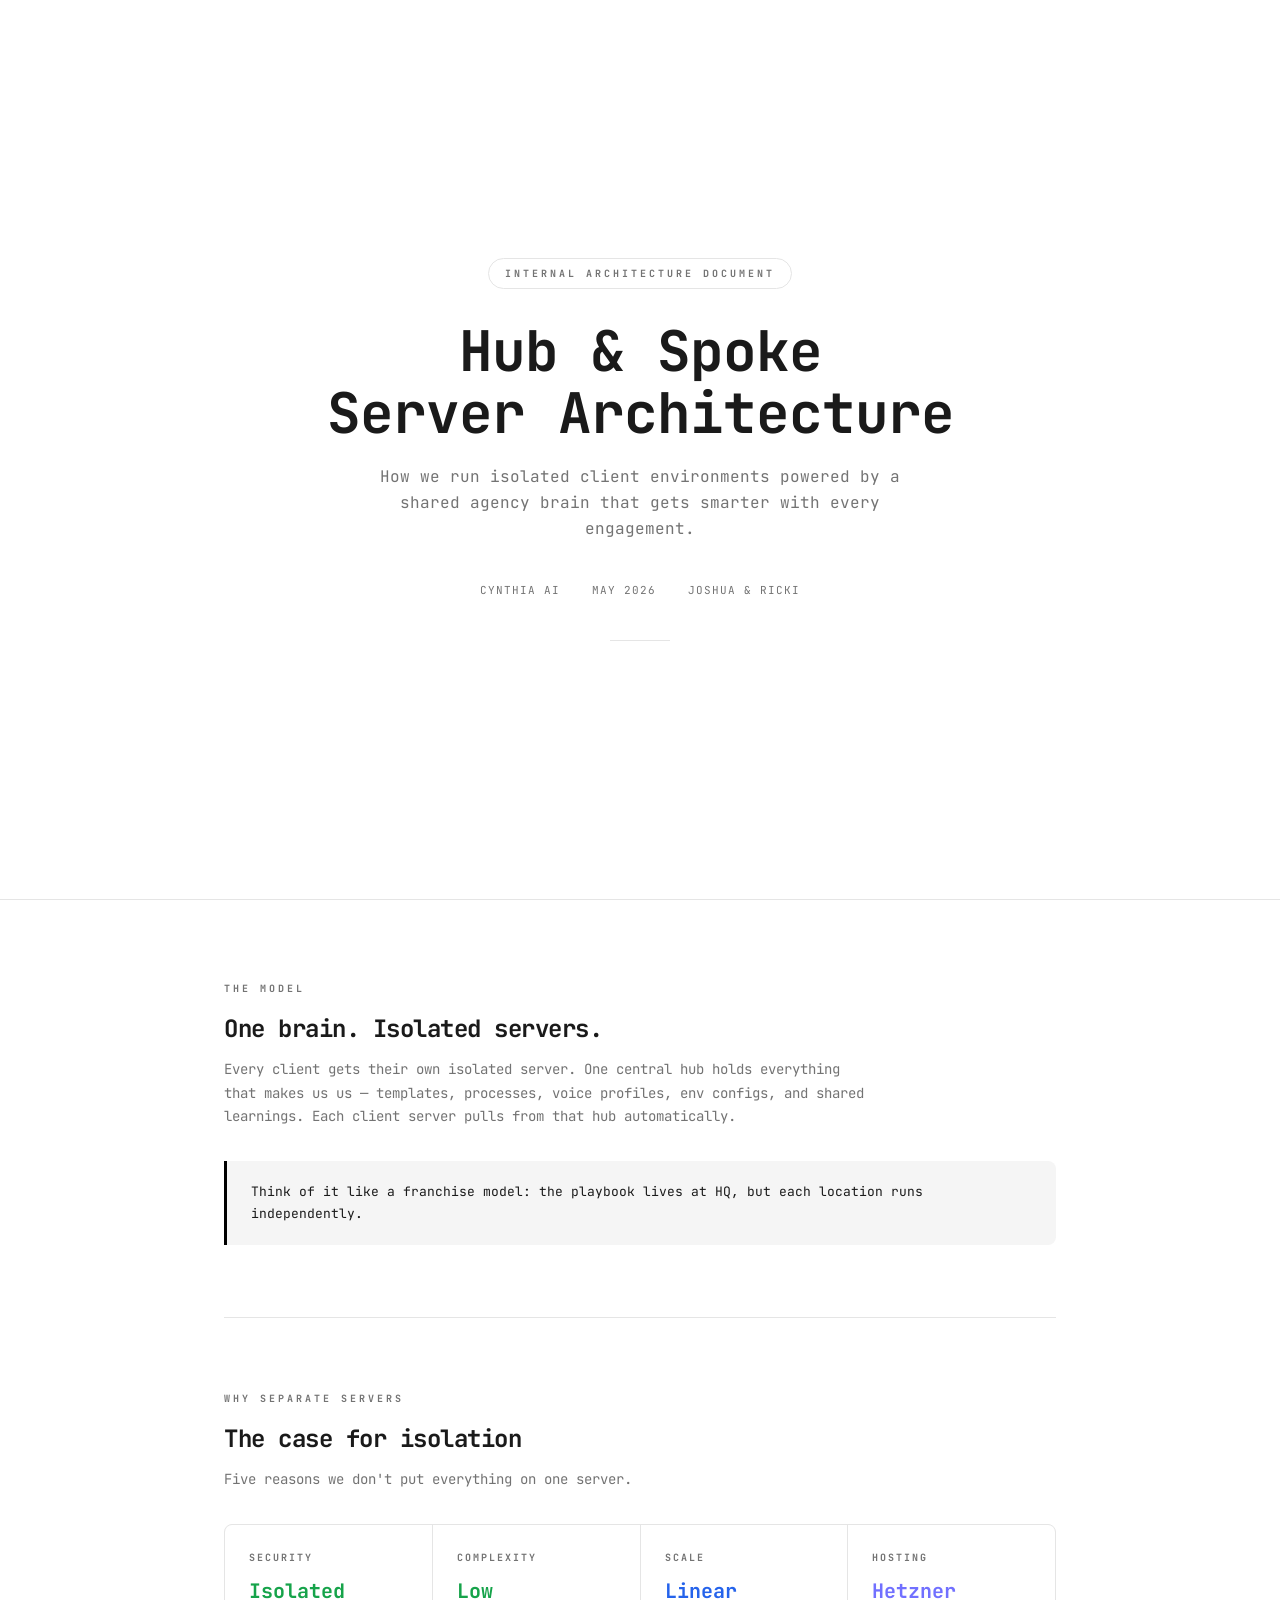
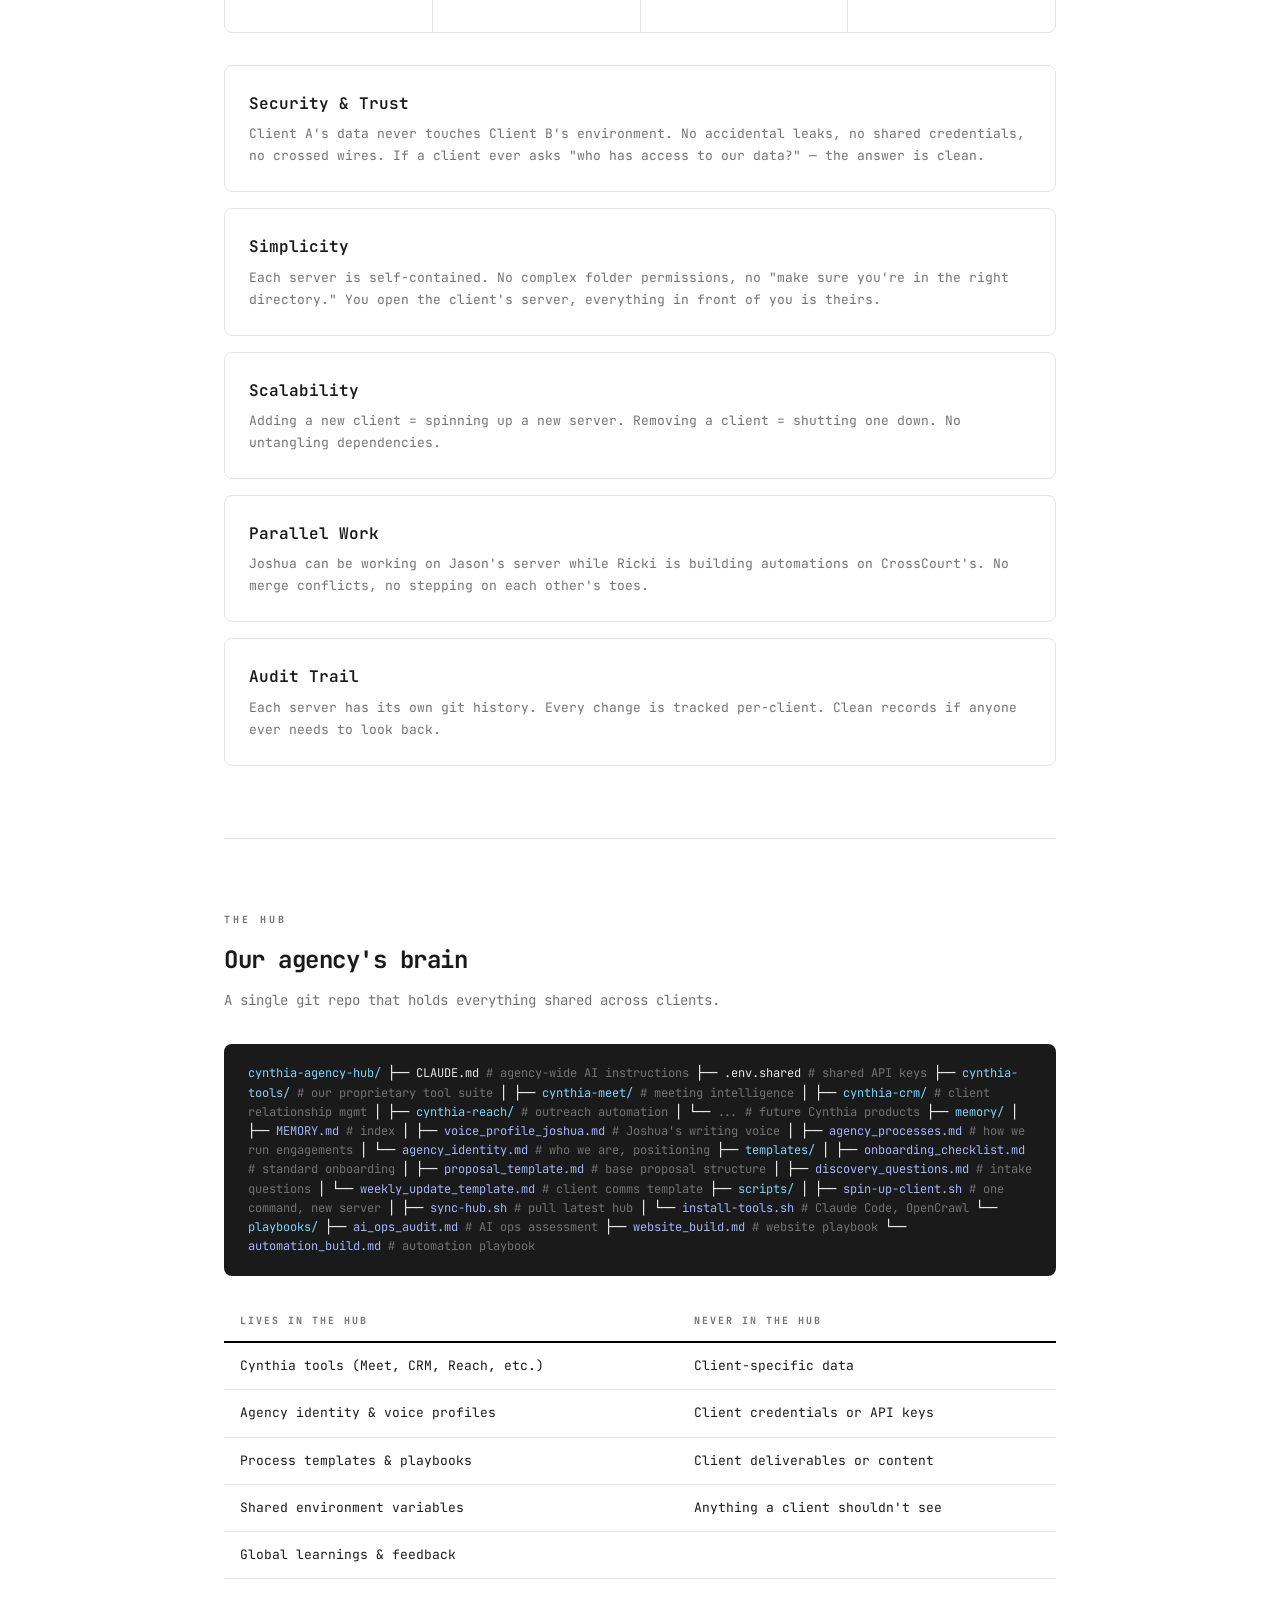
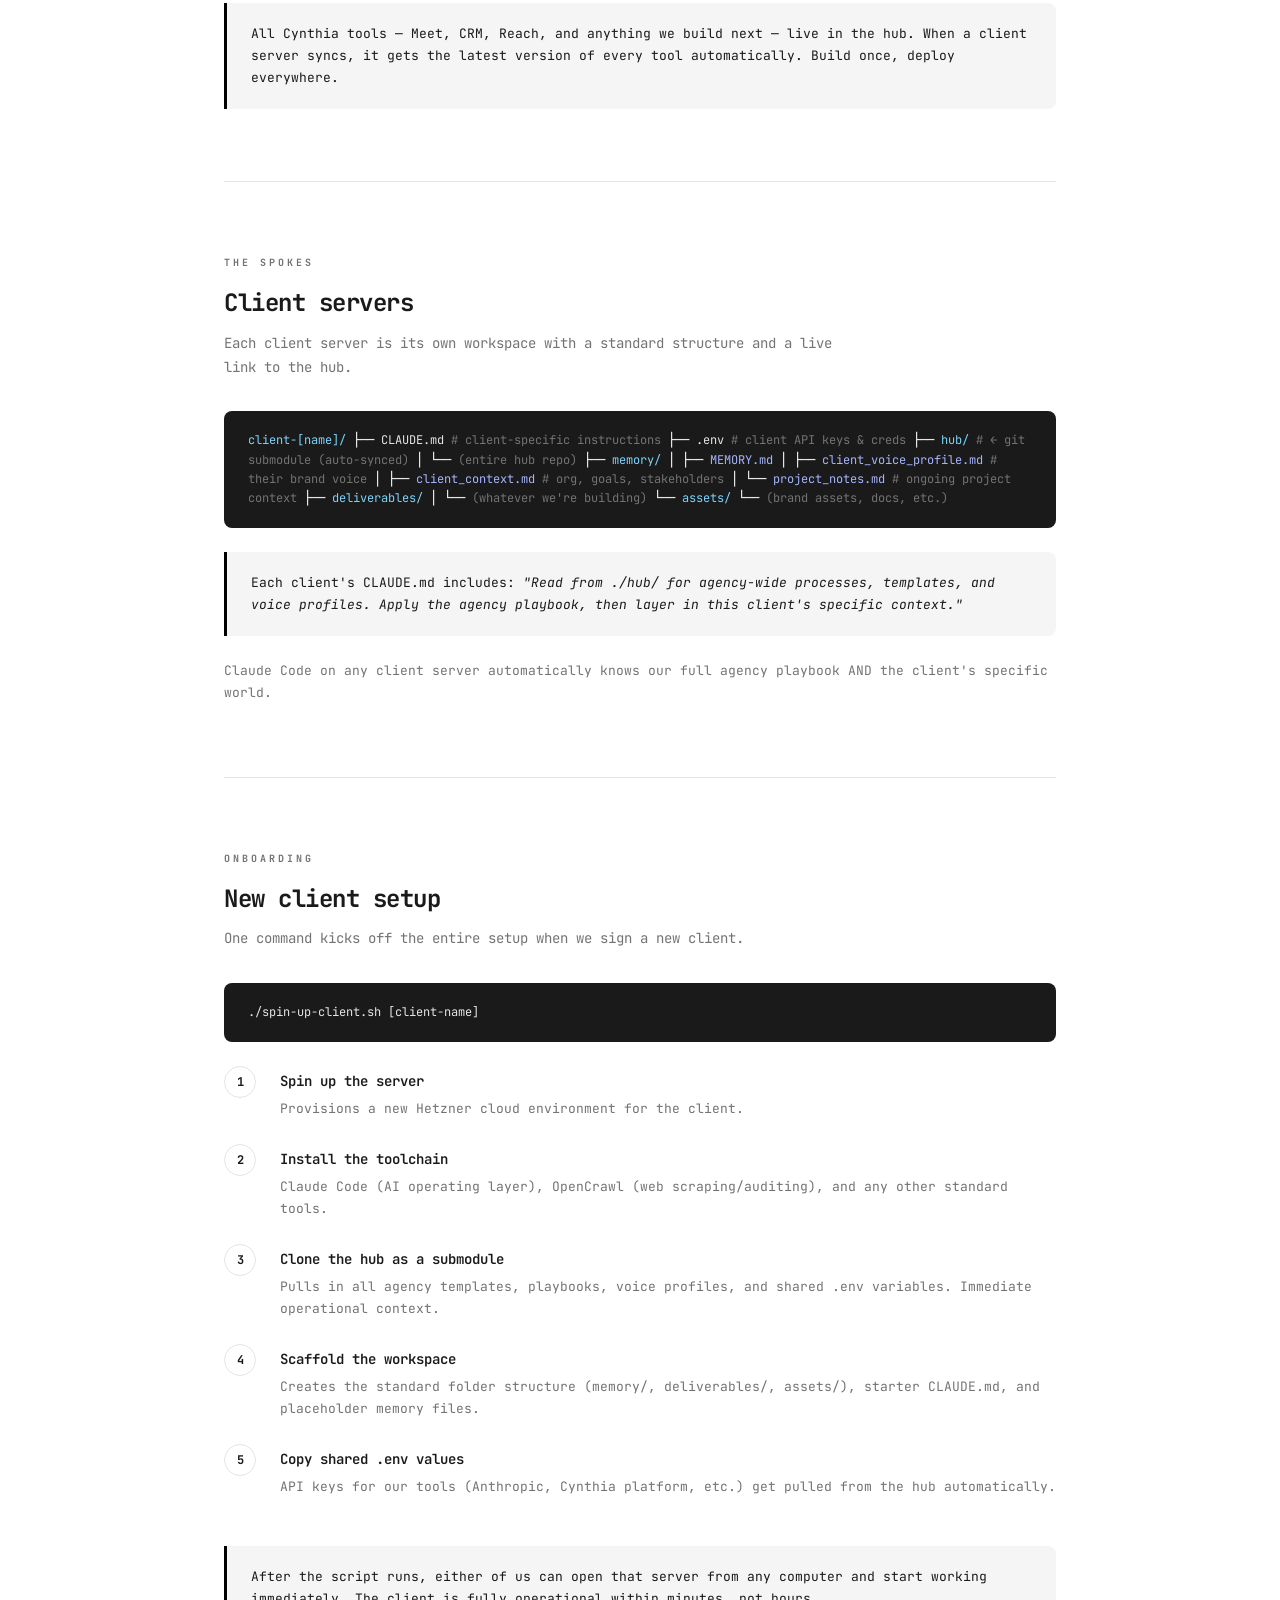
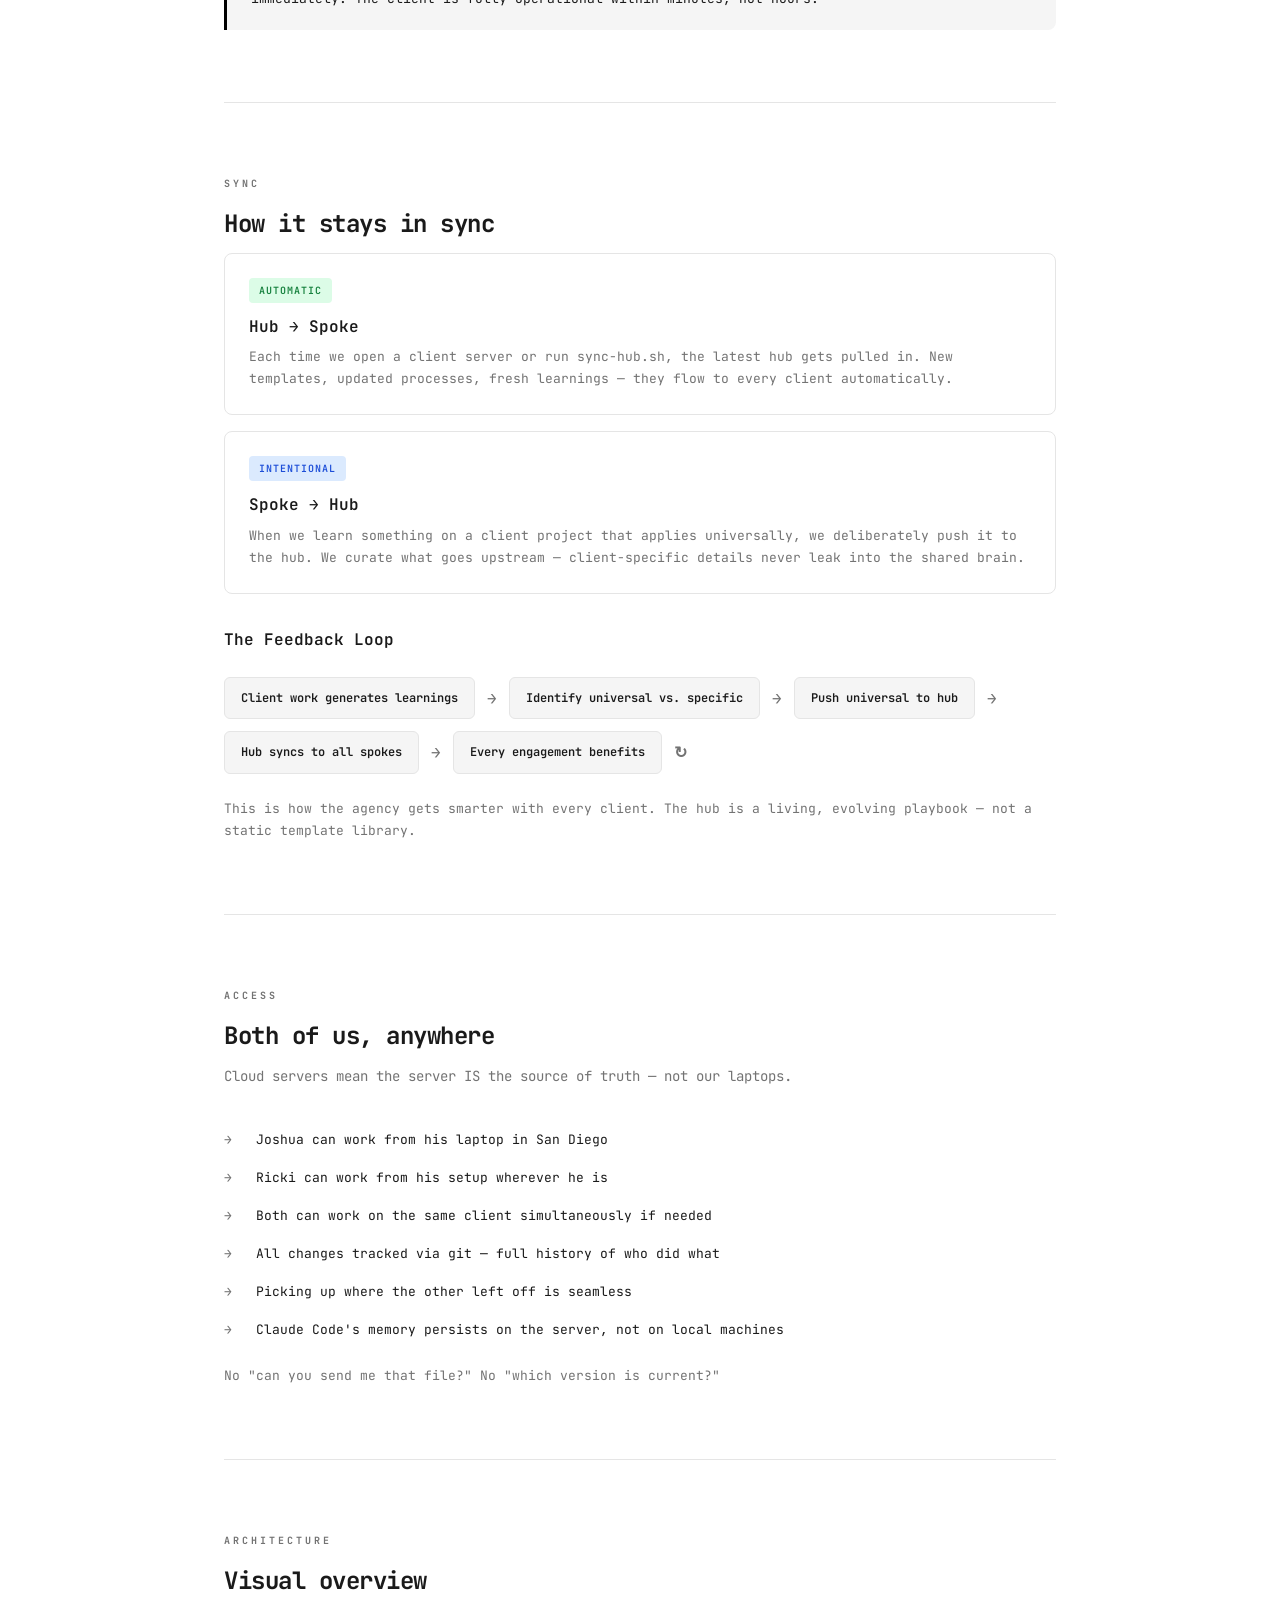
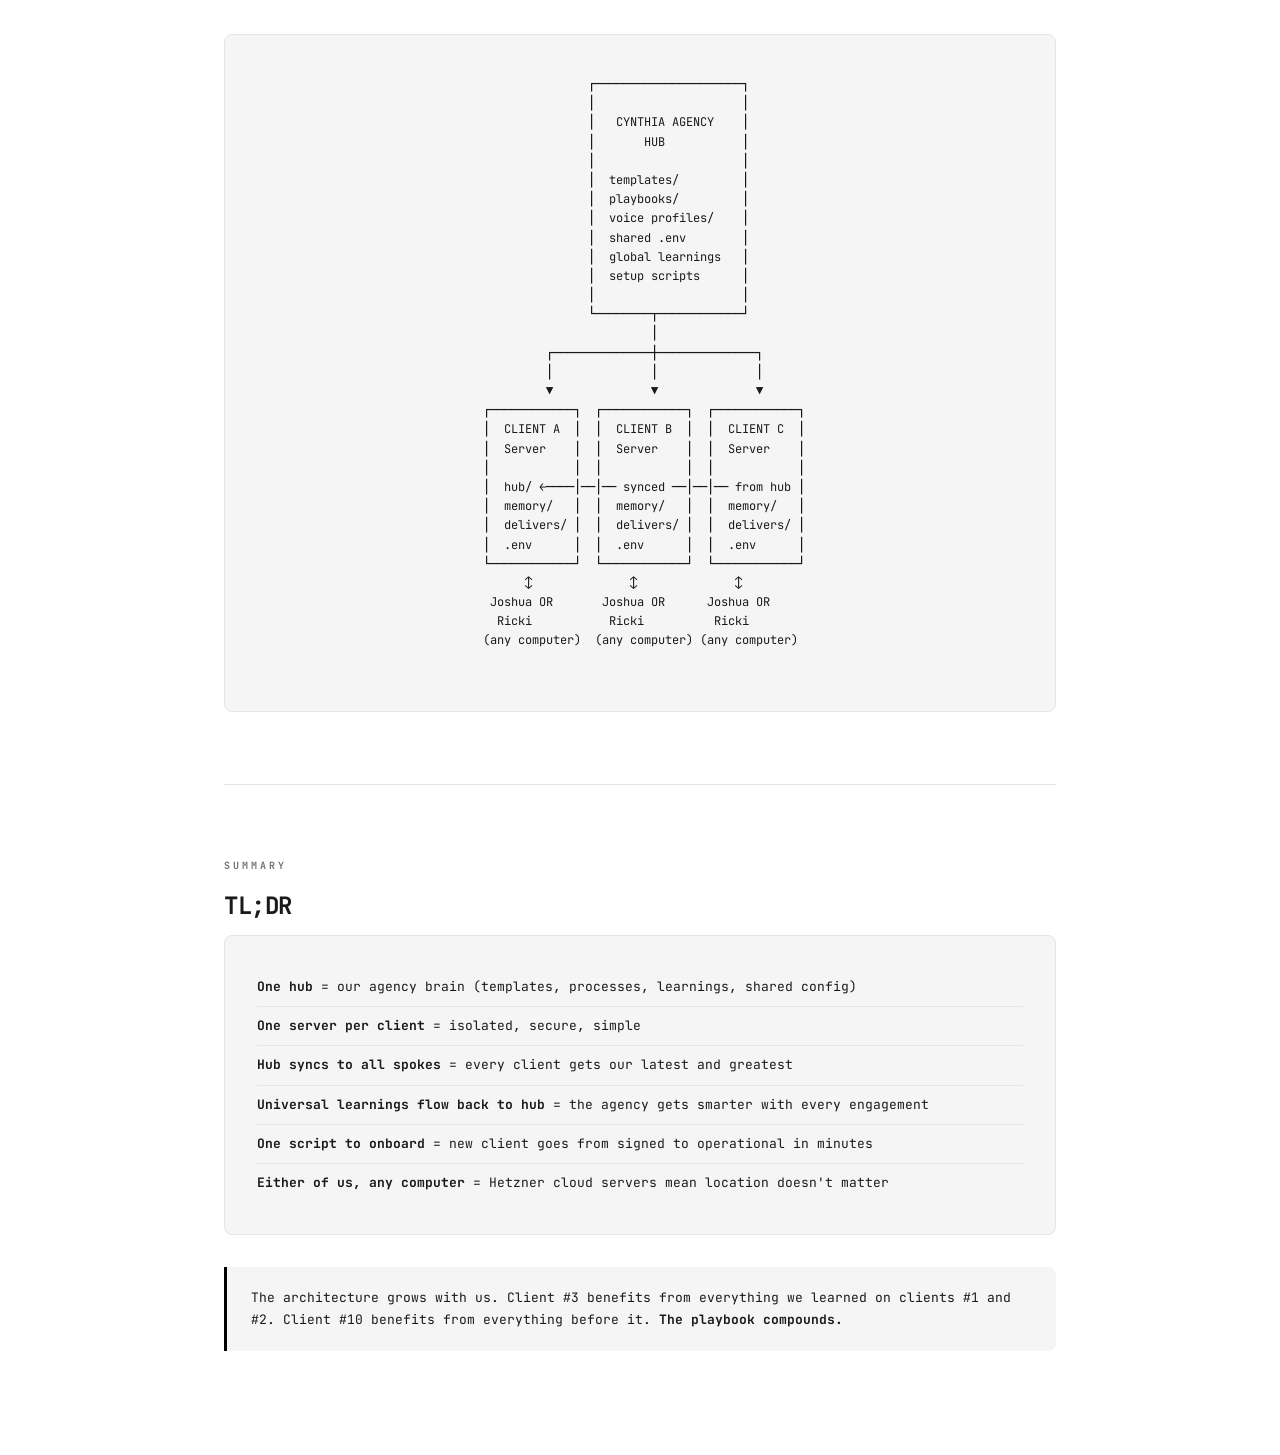
<file: brand-site/hub-and-spoke/index.html>
<!DOCTYPE html>
<html lang="en">
<head>
  <meta charset="UTF-8">
  <meta name="viewport" content="width=device-width, initial-scale=1.0">
  <title>Hub & Spoke Architecture — Cynthia AI</title>
  <meta name="robots" content="noindex, nofollow">
  <link rel="preconnect" href="https://fonts.googleapis.com">
  <link rel="preconnect" href="https://fonts.gstatic.com" crossorigin>
  <link href="https://fonts.googleapis.com/css2?family=JetBrains+Mono:ital,wght@0,300;0,400;0,500;0,600;0,700;1,400&display=swap" rel="stylesheet">
  <link rel="icon" type="image/png" href="../images/logos/bolt-white.png">
  <style>
    :root {
      --bg: #ffffff;
      --text: #1a1a1a;
      --text-muted: #737373;
      --border: #e5e5e5;
      --surface: #f5f5f5;
      --accent: #000000;
      --green: #16a34a;
      --green-bg: #dcfce7;
      --green-text: #15803d;
      --blue: #2563eb;
      --blue-bg: #dbeafe;
      --blue-text: #1d4ed8;
      --amber: #d97706;
      --amber-bg: #fef3c7;
      --amber-text: #92400e;
      --purple: #7170ff;
      --purple-bg: #ede9fe;
      --purple-text: #5b21b6;
      --max-w: 880px;
      --font: 'JetBrains Mono', monospace;
    }

    *, *::before, *::after { margin: 0; padding: 0; box-sizing: border-box; }
    html { scroll-behavior: smooth; -webkit-font-smoothing: antialiased; }
    body {
      font-family: var(--font);
      background: var(--bg);
      color: var(--text);
      line-height: 1.7;
      font-size: 14px;
    }

    /* ---- COVER ---- */
    .cover {
      min-height: 100vh;
      display: flex;
      flex-direction: column;
      align-items: center;
      justify-content: center;
      text-align: center;
      padding: 80px 24px;
      border-bottom: 1px solid var(--border);
    }
    .cover-badge {
      display: inline-block;
      font-size: 10px;
      font-weight: 700;
      letter-spacing: 3px;
      text-transform: uppercase;
      color: var(--text-muted);
      border: 1px solid var(--border);
      padding: 6px 16px;
      border-radius: 100px;
      margin-bottom: 32px;
    }
    .cover h1 {
      font-size: clamp(32px, 5vw, 56px);
      font-weight: 700;
      letter-spacing: -1px;
      line-height: 1.1;
      margin-bottom: 20px;
      max-width: 700px;
    }
    .cover-sub {
      font-size: 16px;
      color: var(--text-muted);
      max-width: 520px;
      line-height: 1.6;
      font-weight: 400;
    }
    .cover-meta {
      margin-top: 40px;
      display: flex;
      gap: 32px;
      font-size: 11px;
      color: var(--text-muted);
      letter-spacing: 1px;
      text-transform: uppercase;
    }
    .cover-divider {
      width: 60px;
      height: 1px;
      background: var(--border);
      margin: 40px auto 0;
    }

    /* ---- CONTENT ---- */
    .content {
      max-width: var(--max-w);
      margin: 0 auto;
      padding: 80px 24px;
    }

    .sep {
      width: 100%;
      height: 1px;
      background: var(--border);
      margin: 72px 0;
    }

    /* ---- SECTIONS ---- */
    .section-label {
      font-size: 10px;
      font-weight: 700;
      letter-spacing: 3px;
      text-transform: uppercase;
      color: var(--text-muted);
      margin-bottom: 12px;
    }
    h2 {
      font-size: 24px;
      font-weight: 700;
      letter-spacing: -0.5px;
      margin-bottom: 8px;
    }
    h3 {
      font-size: 16px;
      font-weight: 600;
      margin-bottom: 8px;
    }
    .section-intro {
      color: var(--text-muted);
      font-size: 14px;
      margin-bottom: 32px;
      max-width: 640px;
    }

    /* ---- CARDS ---- */
    .card {
      border: 1px solid var(--border);
      border-radius: 8px;
      padding: 24px;
      margin-bottom: 16px;
    }
    .card h3 {
      margin-bottom: 6px;
    }
    .card p {
      color: var(--text-muted);
      font-size: 13px;
    }

    /* ---- STATS GRID ---- */
    .stats-grid {
      display: grid;
      grid-template-columns: repeat(auto-fit, minmax(180px, 1fr));
      gap: 1px;
      background: var(--border);
      border: 1px solid var(--border);
      border-radius: 8px;
      overflow: hidden;
      margin-bottom: 32px;
    }
    .stat {
      background: var(--bg);
      padding: 24px;
    }
    .stat-label {
      font-size: 10px;
      font-weight: 700;
      letter-spacing: 2px;
      text-transform: uppercase;
      color: var(--text-muted);
      margin-bottom: 8px;
    }
    .stat-value {
      font-size: 20px;
      font-weight: 700;
    }
    .stat-value.green { color: var(--green); }
    .stat-value.blue { color: var(--blue); }
    .stat-value.purple { color: var(--purple); }

    /* ---- TAGS ---- */
    .tag {
      display: inline-block;
      font-size: 10px;
      font-weight: 600;
      letter-spacing: 1px;
      text-transform: uppercase;
      padding: 4px 10px;
      border-radius: 4px;
      margin-right: 6px;
      margin-bottom: 6px;
    }
    .tag.green { background: var(--green-bg); color: var(--green-text); }
    .tag.blue { background: var(--blue-bg); color: var(--blue-text); }
    .tag.amber { background: var(--amber-bg); color: var(--amber-text); }
    .tag.purple { background: var(--purple-bg); color: var(--purple-text); }

    /* ---- CALLOUT ---- */
    .callout {
      border-left: 3px solid var(--accent);
      background: var(--surface);
      padding: 20px 24px;
      border-radius: 0 8px 8px 0;
      margin: 24px 0;
    }
    .callout p {
      font-size: 13px;
      color: var(--text);
    }

    /* ---- DIAGRAM ---- */
    .diagram {
      background: var(--surface);
      border: 1px solid var(--border);
      border-radius: 8px;
      padding: 40px 24px;
      margin: 32px 0;
      text-align: center;
      overflow-x: auto;
    }
    .diagram pre {
      font-family: var(--font);
      font-size: 12px;
      line-height: 1.6;
      display: inline-block;
      text-align: left;
    }

    /* ---- TABLE ---- */
    .table-wrap {
      overflow-x: auto;
      margin: 24px 0;
    }
    table {
      width: 100%;
      border-collapse: collapse;
      font-size: 13px;
    }
    th {
      text-align: left;
      font-size: 10px;
      font-weight: 700;
      letter-spacing: 2px;
      text-transform: uppercase;
      color: var(--text-muted);
      padding: 12px 16px;
      border-bottom: 2px solid var(--accent);
    }
    td {
      padding: 12px 16px;
      border-bottom: 1px solid var(--border);
    }
    tr:hover td {
      background: #fafafa;
    }

    /* ---- CODE ---- */
    .code-block {
      background: #1a1a1a;
      color: #e5e5e5;
      border-radius: 8px;
      padding: 20px 24px;
      font-size: 12px;
      line-height: 1.6;
      overflow-x: auto;
      margin: 16px 0;
    }
    .code-block code {
      font-family: var(--font);
    }
    .code-comment { color: #737373; }
    .code-dir { color: #7dd3fc; }
    .code-file { color: #a5b4fc; }

    /* ---- CHECKLIST ---- */
    .checklist {
      list-style: none;
      margin: 16px 0;
    }
    .checklist li {
      display: grid;
      grid-template-columns: 24px 1fr;
      gap: 8px;
      padding: 8px 0;
      font-size: 13px;
      align-items: start;
    }
    .checklist li::before {
      content: '→';
      color: var(--text-muted);
      font-weight: 700;
    }

    /* ---- FLOW ---- */
    .flow {
      display: flex;
      flex-direction: column;
      gap: 0;
      margin: 24px 0;
    }
    .flow-step {
      display: grid;
      grid-template-columns: 40px 1fr;
      gap: 16px;
      align-items: start;
    }
    .flow-num {
      width: 32px;
      height: 32px;
      display: flex;
      align-items: center;
      justify-content: center;
      font-size: 12px;
      font-weight: 700;
      border: 1px solid var(--border);
      border-radius: 50%;
      flex-shrink: 0;
    }
    .flow-content {
      padding: 4px 0 24px;
    }
    .flow-content h4 {
      font-size: 14px;
      font-weight: 600;
      margin-bottom: 4px;
    }
    .flow-content p {
      font-size: 13px;
      color: var(--text-muted);
    }

    /* ---- LOOP DIAGRAM ---- */
    .loop {
      display: flex;
      align-items: center;
      gap: 12px;
      flex-wrap: wrap;
      margin: 24px 0;
      font-size: 12px;
      font-weight: 600;
    }
    .loop-step {
      background: var(--surface);
      border: 1px solid var(--border);
      padding: 10px 16px;
      border-radius: 6px;
    }
    .loop-arrow {
      color: var(--text-muted);
      font-size: 16px;
    }

    /* ---- FADE IN ---- */
    .fade-in {
      opacity: 0;
      transform: translateY(20px);
      transition: opacity 0.6s ease, transform 0.6s ease;
    }
    .fade-in.visible {
      opacity: 1;
      transform: translateY(0);
    }

    /* ---- TL;DR ---- */
    .tldr {
      background: var(--surface);
      border: 1px solid var(--border);
      border-radius: 8px;
      padding: 32px;
    }
    .tldr ul {
      list-style: none;
      margin: 0;
    }
    .tldr li {
      padding: 8px 0;
      font-size: 13px;
      border-bottom: 1px solid var(--border);
    }
    .tldr li:last-child {
      border-bottom: none;
    }
    .tldr li strong {
      color: var(--text);
    }

    /* ---- RESPONSIVE ---- */
    @media (max-width: 640px) {
      .content { padding: 40px 16px; }
      .cover { padding: 60px 16px; }
      .cover-meta { flex-direction: column; gap: 8px; }
      .sep { margin: 48px 0; }
      .stats-grid { grid-template-columns: 1fr 1fr; }
      .loop { flex-direction: column; }
      .loop-arrow { transform: rotate(90deg); }
    }
  </style>
</head>
<body>

  <!-- COVER -->
  <section class="cover">
    <div class="cover-badge">Internal Architecture Document</div>
    <h1>Hub & Spoke<br>Server Architecture</h1>
    <p class="cover-sub">How we run isolated client environments powered by a shared agency brain that gets smarter with every engagement.</p>
    <div class="cover-meta">
      <span>Cynthia AI</span>
      <span>May 2026</span>
      <span>Joshua & Ricki</span>
    </div>
    <div class="cover-divider"></div>
  </section>

  <!-- CONTENT -->
  <div class="content">

    <!-- THE MODEL -->
    <section class="fade-in">
      <div class="section-label">The Model</div>
      <h2>One brain. Isolated servers.</h2>
      <p class="section-intro">Every client gets their own isolated server. One central hub holds everything that makes us us — templates, processes, voice profiles, env configs, and shared learnings. Each client server pulls from that hub automatically.</p>

      <div class="callout">
        <p>Think of it like a franchise model: the playbook lives at HQ, but each location runs independently.</p>
      </div>
    </section>

    <div class="sep"></div>

    <!-- WHY SEPARATE -->
    <section class="fade-in">
      <div class="section-label">Why Separate Servers</div>
      <h2>The case for isolation</h2>
      <p class="section-intro">Five reasons we don't put everything on one server.</p>

      <div class="stats-grid">
        <div class="stat">
          <div class="stat-label">Security</div>
          <div class="stat-value green">Isolated</div>
        </div>
        <div class="stat">
          <div class="stat-label">Complexity</div>
          <div class="stat-value green">Low</div>
        </div>
        <div class="stat">
          <div class="stat-label">Scale</div>
          <div class="stat-value blue">Linear</div>
        </div>
        <div class="stat">
          <div class="stat-label">Hosting</div>
          <div class="stat-value purple">Hetzner</div>
        </div>
      </div>

      <div class="card">
        <h3>Security & Trust</h3>
        <p>Client A's data never touches Client B's environment. No accidental leaks, no shared credentials, no crossed wires. If a client ever asks "who has access to our data?" — the answer is clean.</p>
      </div>
      <div class="card">
        <h3>Simplicity</h3>
        <p>Each server is self-contained. No complex folder permissions, no "make sure you're in the right directory." You open the client's server, everything in front of you is theirs.</p>
      </div>
      <div class="card">
        <h3>Scalability</h3>
        <p>Adding a new client = spinning up a new server. Removing a client = shutting one down. No untangling dependencies.</p>
      </div>
      <div class="card">
        <h3>Parallel Work</h3>
        <p>Joshua can be working on Jason's server while Ricki is building automations on CrossCourt's. No merge conflicts, no stepping on each other's toes.</p>
      </div>
      <div class="card">
        <h3>Audit Trail</h3>
        <p>Each server has its own git history. Every change is tracked per-client. Clean records if anyone ever needs to look back.</p>
      </div>
    </section>

    <div class="sep"></div>

    <!-- THE HUB -->
    <section class="fade-in">
      <div class="section-label">The Hub</div>
      <h2>Our agency's brain</h2>
      <p class="section-intro">A single git repo that holds everything shared across clients.</p>

      <div class="code-block"><code><span class="code-dir">cynthia-agency-hub/</span>
├── CLAUDE.md                          <span class="code-comment"># agency-wide AI instructions</span>
├── .env.shared                        <span class="code-comment"># shared API keys</span>
├── <span class="code-dir">cynthia-tools/</span>                     <span class="code-comment"># our proprietary tool suite</span>
│   ├── <span class="code-dir">cynthia-meet/</span>                  <span class="code-comment"># meeting intelligence</span>
│   ├── <span class="code-dir">cynthia-crm/</span>                   <span class="code-comment"># client relationship mgmt</span>
│   ├── <span class="code-dir">cynthia-reach/</span>                 <span class="code-comment"># outreach automation</span>
│   └── <span class="code-comment">...</span>                              <span class="code-comment"># future Cynthia products</span>
├── <span class="code-dir">memory/</span>
│   ├── <span class="code-file">MEMORY.md</span>                      <span class="code-comment"># index</span>
│   ├── <span class="code-file">voice_profile_joshua.md</span>        <span class="code-comment"># Joshua's writing voice</span>
│   ├── <span class="code-file">agency_processes.md</span>            <span class="code-comment"># how we run engagements</span>
│   └── <span class="code-file">agency_identity.md</span>             <span class="code-comment"># who we are, positioning</span>
├── <span class="code-dir">templates/</span>
│   ├── <span class="code-file">onboarding_checklist.md</span>        <span class="code-comment"># standard onboarding</span>
│   ├── <span class="code-file">proposal_template.md</span>           <span class="code-comment"># base proposal structure</span>
│   ├── <span class="code-file">discovery_questions.md</span>         <span class="code-comment"># intake questions</span>
│   └── <span class="code-file">weekly_update_template.md</span>      <span class="code-comment"># client comms template</span>
├── <span class="code-dir">scripts/</span>
│   ├── <span class="code-file">spin-up-client.sh</span>              <span class="code-comment"># one command, new server</span>
│   ├── <span class="code-file">sync-hub.sh</span>                    <span class="code-comment"># pull latest hub</span>
│   └── <span class="code-file">install-tools.sh</span>               <span class="code-comment"># Claude Code, OpenCrawl</span>
└── <span class="code-dir">playbooks/</span>
    ├── <span class="code-file">ai_ops_audit.md</span>                <span class="code-comment"># AI ops assessment</span>
    ├── <span class="code-file">website_build.md</span>               <span class="code-comment"># website playbook</span>
    └── <span class="code-file">automation_build.md</span>            <span class="code-comment"># automation playbook</span></code></div>

      <div class="table-wrap">
        <table>
          <thead>
            <tr>
              <th>Lives in the Hub</th>
              <th>Never in the Hub</th>
            </tr>
          </thead>
          <tbody>
            <tr>
              <td>Cynthia tools (Meet, CRM, Reach, etc.)</td>
              <td>Client-specific data</td>
            </tr>
            <tr>
              <td>Agency identity & voice profiles</td>
              <td>Client credentials or API keys</td>
            </tr>
            <tr>
              <td>Process templates & playbooks</td>
              <td>Client deliverables or content</td>
            </tr>
            <tr>
              <td>Shared environment variables</td>
              <td>Anything a client shouldn't see</td>
            </tr>
            <tr>
              <td>Global learnings & feedback</td>
              <td></td>
            </tr>
          </tbody>
        </table>
      </div>

      <div class="callout">
        <p>All Cynthia tools — Meet, CRM, Reach, and anything we build next — live in the hub. When a client server syncs, it gets the latest version of every tool automatically. Build once, deploy everywhere.</p>
      </div>
    </section>

    <div class="sep"></div>

    <!-- THE SPOKES -->
    <section class="fade-in">
      <div class="section-label">The Spokes</div>
      <h2>Client servers</h2>
      <p class="section-intro">Each client server is its own workspace with a standard structure and a live link to the hub.</p>

      <div class="code-block"><code><span class="code-dir">client-[name]/</span>
├── CLAUDE.md                          <span class="code-comment"># client-specific instructions</span>
├── .env                               <span class="code-comment"># client API keys & creds</span>
├── <span class="code-dir">hub/</span>                               <span class="code-comment"># ← git submodule (auto-synced)</span>
│   └── <span class="code-comment">(entire hub repo)</span>
├── <span class="code-dir">memory/</span>
│   ├── <span class="code-file">MEMORY.md</span>
│   ├── <span class="code-file">client_voice_profile.md</span>        <span class="code-comment"># their brand voice</span>
│   ├── <span class="code-file">client_context.md</span>              <span class="code-comment"># org, goals, stakeholders</span>
│   └── <span class="code-file">project_notes.md</span>               <span class="code-comment"># ongoing project context</span>
├── <span class="code-dir">deliverables/</span>
│   └── <span class="code-comment">(whatever we're building)</span>
└── <span class="code-dir">assets/</span>
    └── <span class="code-comment">(brand assets, docs, etc.)</span></code></div>

      <div class="callout">
        <p>Each client's CLAUDE.md includes: <em>"Read from ./hub/ for agency-wide processes, templates, and voice profiles. Apply the agency playbook, then layer in this client's specific context."</em></p>
      </div>

      <p style="font-size: 13px; color: var(--text-muted); margin-top: 16px;">Claude Code on any client server automatically knows our full agency playbook AND the client's specific world.</p>
    </section>

    <div class="sep"></div>

    <!-- ONBOARDING -->
    <section class="fade-in">
      <div class="section-label">Onboarding</div>
      <h2>New client setup</h2>
      <p class="section-intro">One command kicks off the entire setup when we sign a new client.</p>

      <div class="code-block"><code>./spin-up-client.sh [client-name]</code></div>

      <div class="flow">
        <div class="flow-step">
          <div class="flow-num">1</div>
          <div class="flow-content">
            <h4>Spin up the server</h4>
            <p>Provisions a new Hetzner cloud environment for the client.</p>
          </div>
        </div>
        <div class="flow-step">
          <div class="flow-num">2</div>
          <div class="flow-content">
            <h4>Install the toolchain</h4>
            <p>Claude Code (AI operating layer), OpenCrawl (web scraping/auditing), and any other standard tools.</p>
          </div>
        </div>
        <div class="flow-step">
          <div class="flow-num">3</div>
          <div class="flow-content">
            <h4>Clone the hub as a submodule</h4>
            <p>Pulls in all agency templates, playbooks, voice profiles, and shared .env variables. Immediate operational context.</p>
          </div>
        </div>
        <div class="flow-step">
          <div class="flow-num">4</div>
          <div class="flow-content">
            <h4>Scaffold the workspace</h4>
            <p>Creates the standard folder structure (memory/, deliverables/, assets/), starter CLAUDE.md, and placeholder memory files.</p>
          </div>
        </div>
        <div class="flow-step">
          <div class="flow-num">5</div>
          <div class="flow-content">
            <h4>Copy shared .env values</h4>
            <p>API keys for our tools (Anthropic, Cynthia platform, etc.) get pulled from the hub automatically.</p>
          </div>
        </div>
      </div>

      <div class="callout">
        <p>After the script runs, either of us can open that server from any computer and start working immediately. The client is fully operational within minutes, not hours.</p>
      </div>
    </section>

    <div class="sep"></div>

    <!-- SYNC -->
    <section class="fade-in">
      <div class="section-label">Sync</div>
      <h2>How it stays in sync</h2>

      <div class="card">
        <div style="margin-bottom: 4px;">
          <span class="tag green">Automatic</span>
        </div>
        <h3>Hub → Spoke</h3>
        <p>Each time we open a client server or run sync-hub.sh, the latest hub gets pulled in. New templates, updated processes, fresh learnings — they flow to every client automatically.</p>
      </div>

      <div class="card">
        <div style="margin-bottom: 4px;">
          <span class="tag blue">Intentional</span>
        </div>
        <h3>Spoke → Hub</h3>
        <p>When we learn something on a client project that applies universally, we deliberately push it to the hub. We curate what goes upstream — client-specific details never leak into the shared brain.</p>
      </div>

      <h3 style="margin-top: 32px; margin-bottom: 16px;">The Feedback Loop</h3>

      <div class="loop">
        <div class="loop-step">Client work generates learnings</div>
        <span class="loop-arrow">→</span>
        <div class="loop-step">Identify universal vs. specific</div>
        <span class="loop-arrow">→</span>
        <div class="loop-step">Push universal to hub</div>
        <span class="loop-arrow">→</span>
        <div class="loop-step">Hub syncs to all spokes</div>
        <span class="loop-arrow">→</span>
        <div class="loop-step">Every engagement benefits</div>
        <span class="loop-arrow">↻</span>
      </div>

      <p style="font-size: 13px; color: var(--text-muted); margin-top: 16px;">This is how the agency gets smarter with every client. The hub is a living, evolving playbook — not a static template library.</p>
    </section>

    <div class="sep"></div>

    <!-- ACCESS -->
    <section class="fade-in">
      <div class="section-label">Access</div>
      <h2>Both of us, anywhere</h2>
      <p class="section-intro">Cloud servers mean the server IS the source of truth — not our laptops.</p>

      <ul class="checklist">
        <li>Joshua can work from his laptop in San Diego</li>
        <li>Ricki can work from his setup wherever he is</li>
        <li>Both can work on the same client simultaneously if needed</li>
        <li>All changes tracked via git — full history of who did what</li>
        <li>Picking up where the other left off is seamless</li>
        <li>Claude Code's memory persists on the server, not on local machines</li>
      </ul>

      <p style="font-size: 13px; color: var(--text-muted); margin-top: 16px;">No "can you send me that file?" No "which version is current?"</p>
    </section>

    <div class="sep"></div>

    <!-- VISUAL -->
    <section class="fade-in">
      <div class="section-label">Architecture</div>
      <h2>Visual overview</h2>

      <div class="diagram">
        <pre>
                ┌─────────────────────┐
                │                     │
                │   CYNTHIA AGENCY    │
                │       HUB           │
                │                     │
                │  templates/         │
                │  playbooks/         │
                │  voice profiles/    │
                │  shared .env        │
                │  global learnings   │
                │  setup scripts      │
                │                     │
                └────────┬────────────┘
                         │
          ┌──────────────┼──────────────┐
          │              │              │
          ▼              ▼              ▼
 ┌────────────┐  ┌────────────┐  ┌────────────┐
 │  CLIENT A  │  │  CLIENT B  │  │  CLIENT C  │
 │  Server    │  │  Server    │  │  Server    │
 │            │  │            │  │            │
 │  hub/ ←────│──│── synced ──│──│── from hub │
 │  memory/   │  │  memory/   │  │  memory/   │
 │  delivers/ │  │  delivers/ │  │  delivers/ │
 │  .env      │  │  .env      │  │  .env      │
 └────────────┘  └────────────┘  └────────────┘
       ↕              ↕              ↕
  Joshua OR       Joshua OR      Joshua OR
   Ricki           Ricki          Ricki
 (any computer)  (any computer) (any computer)
        </pre>
      </div>
    </section>

    <div class="sep"></div>

    <!-- TLDR -->
    <section class="fade-in">
      <div class="section-label">Summary</div>
      <h2>TL;DR</h2>

      <div class="tldr">
        <ul>
          <li><strong>One hub</strong> = our agency brain (templates, processes, learnings, shared config)</li>
          <li><strong>One server per client</strong> = isolated, secure, simple</li>
          <li><strong>Hub syncs to all spokes</strong> = every client gets our latest and greatest</li>
          <li><strong>Universal learnings flow back to hub</strong> = the agency gets smarter with every engagement</li>
          <li><strong>One script to onboard</strong> = new client goes from signed to operational in minutes</li>
          <li><strong>Either of us, any computer</strong> = Hetzner cloud servers mean location doesn't matter</li>
        </ul>
      </div>

      <div class="callout" style="margin-top: 32px;">
        <p>The architecture grows with us. Client #3 benefits from everything we learned on clients #1 and #2. Client #10 benefits from everything before it. <strong>The playbook compounds.</strong></p>
      </div>
    </section>

  </div>

  <script>
    const observer = new IntersectionObserver((entries) => {
      entries.forEach(entry => {
        if (entry.isIntersecting) {
          entry.target.classList.add('visible');
        }
      });
    }, { threshold: 0.1 });

    document.querySelectorAll('.fade-in').forEach(el => observer.observe(el));
  </script>

</body>
</html>
</file>
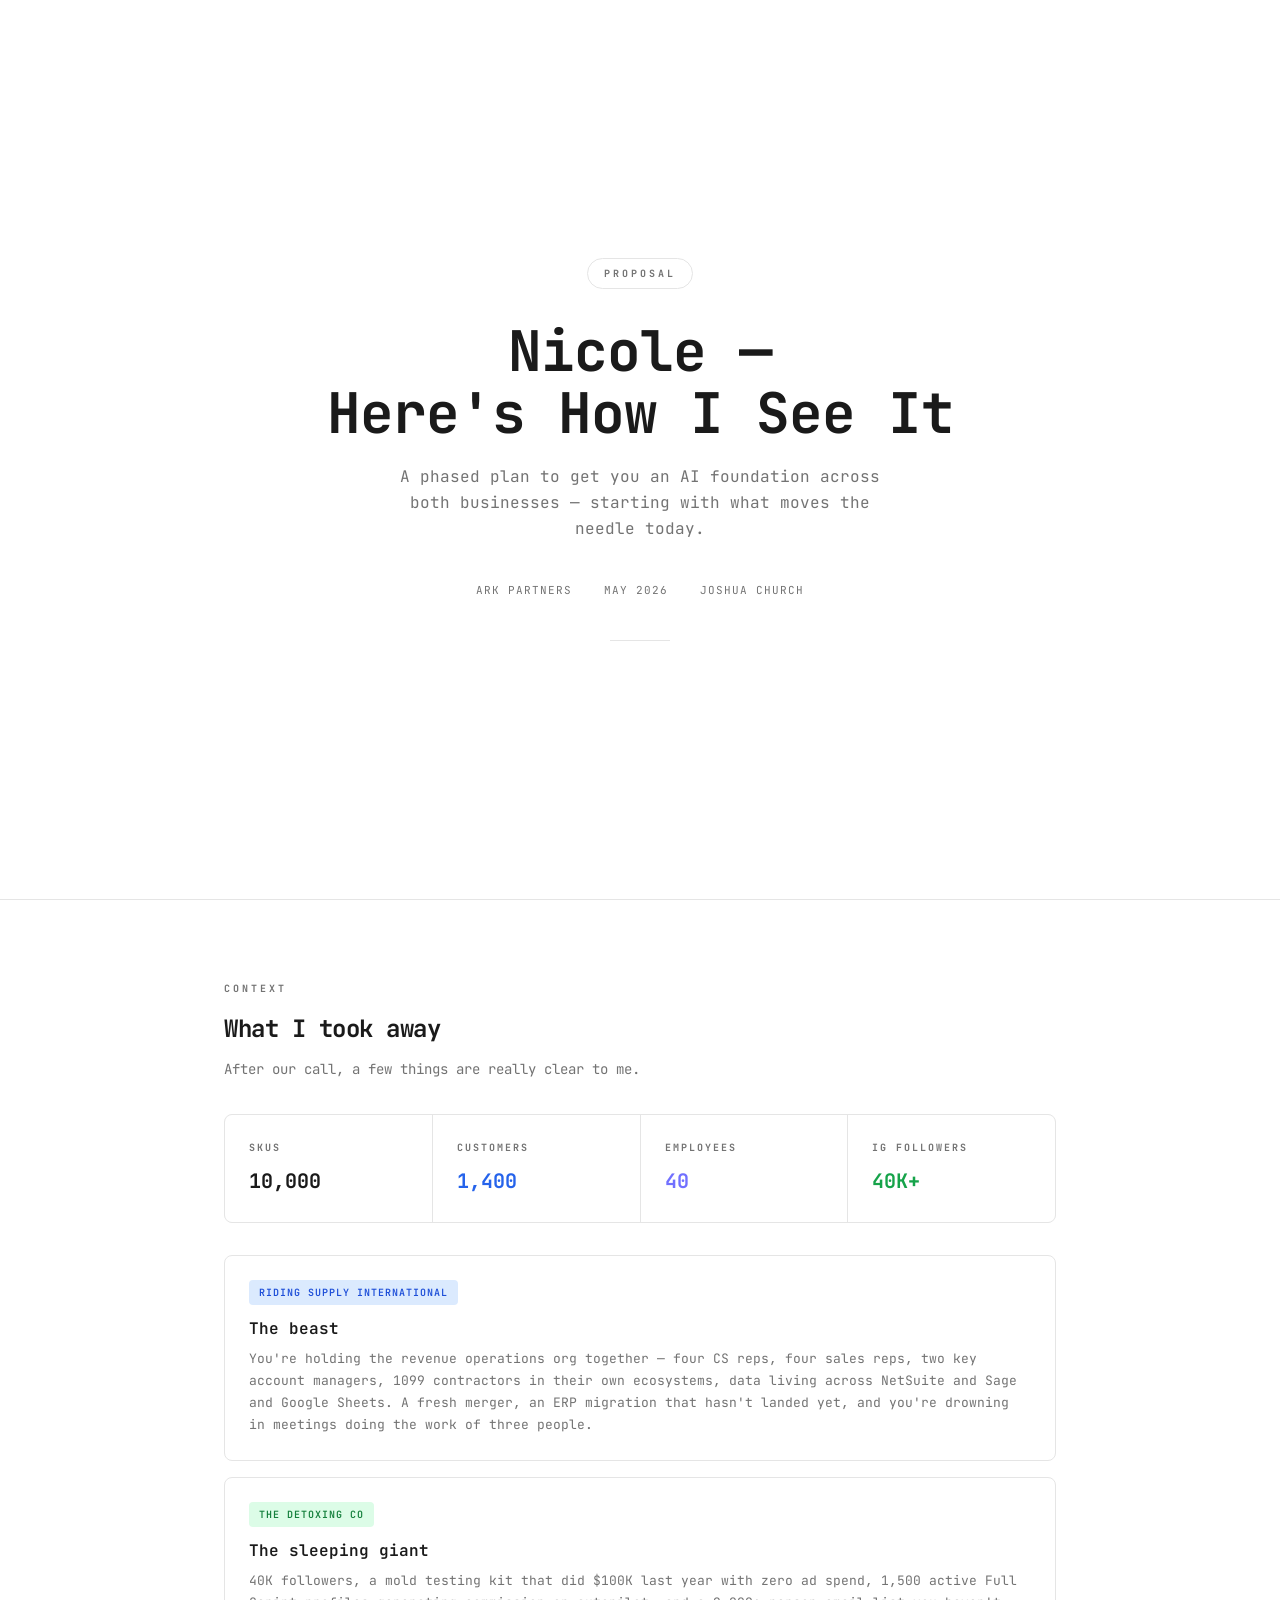
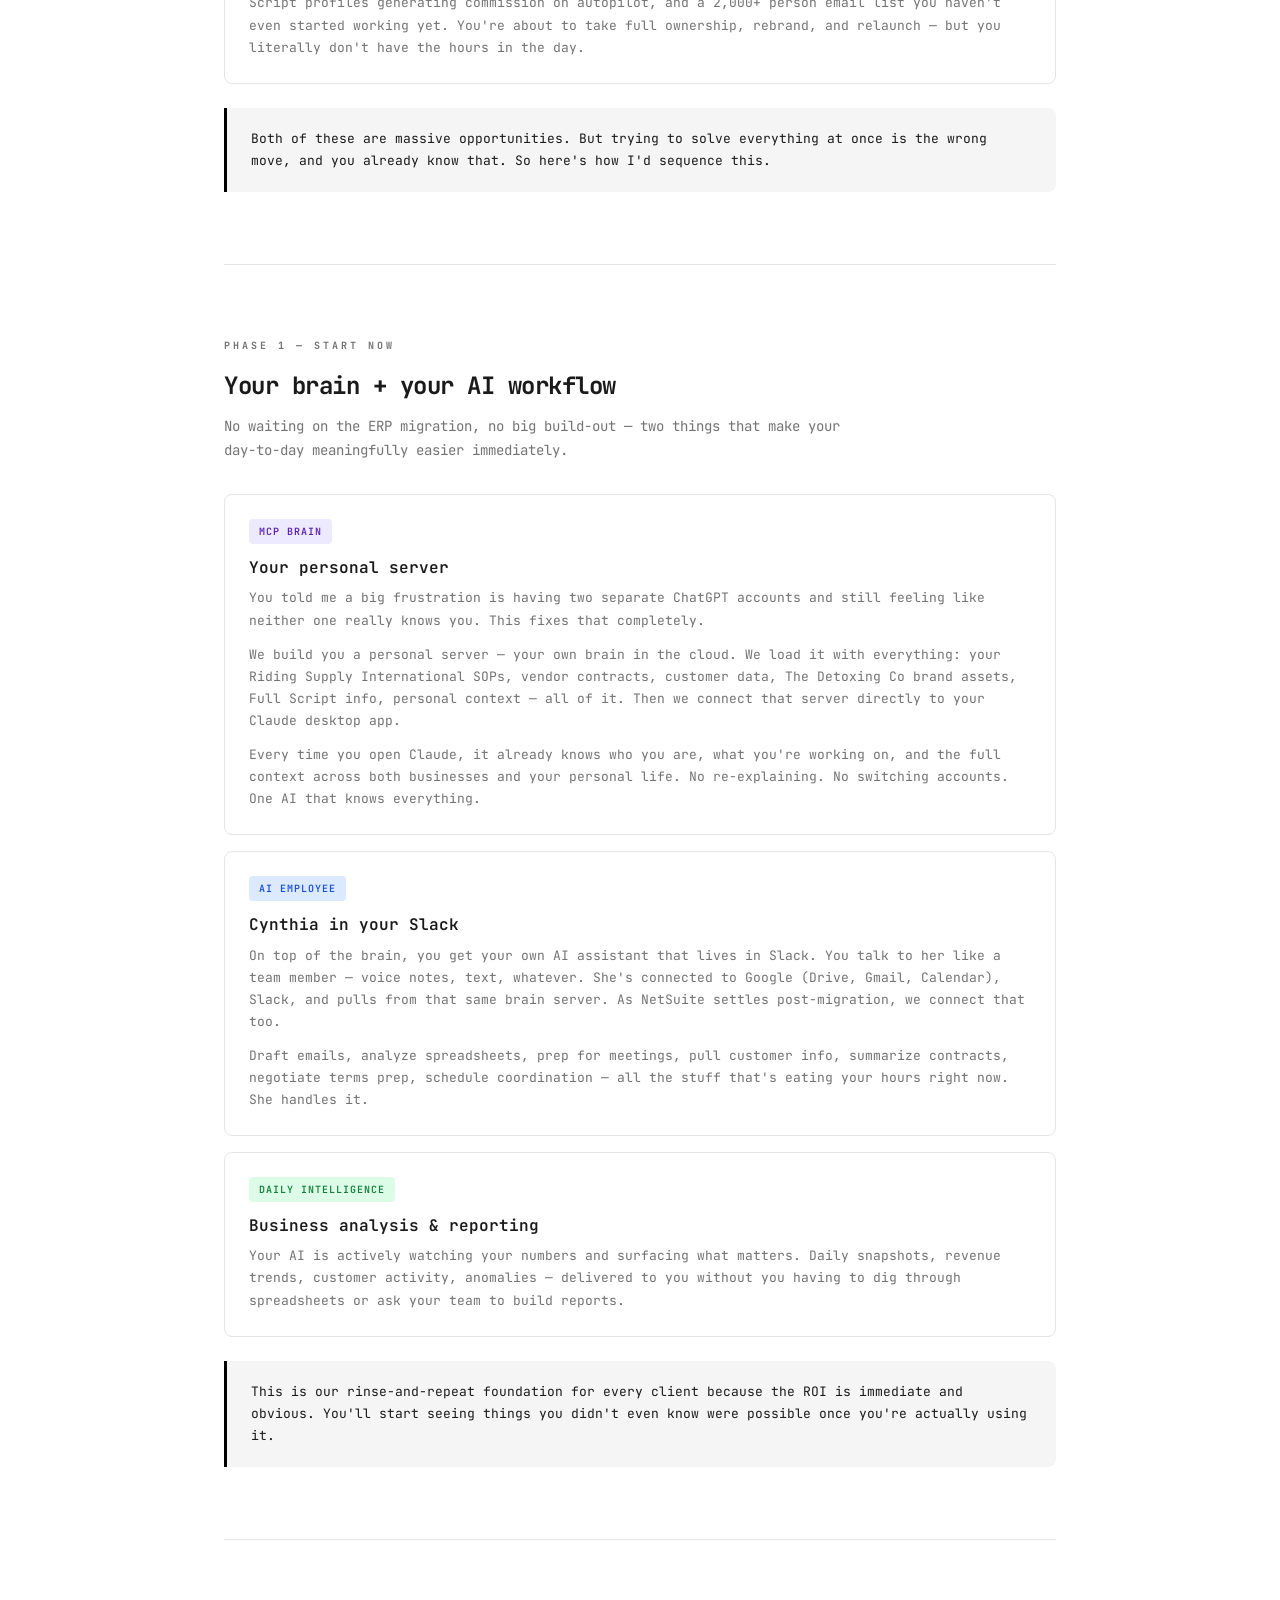
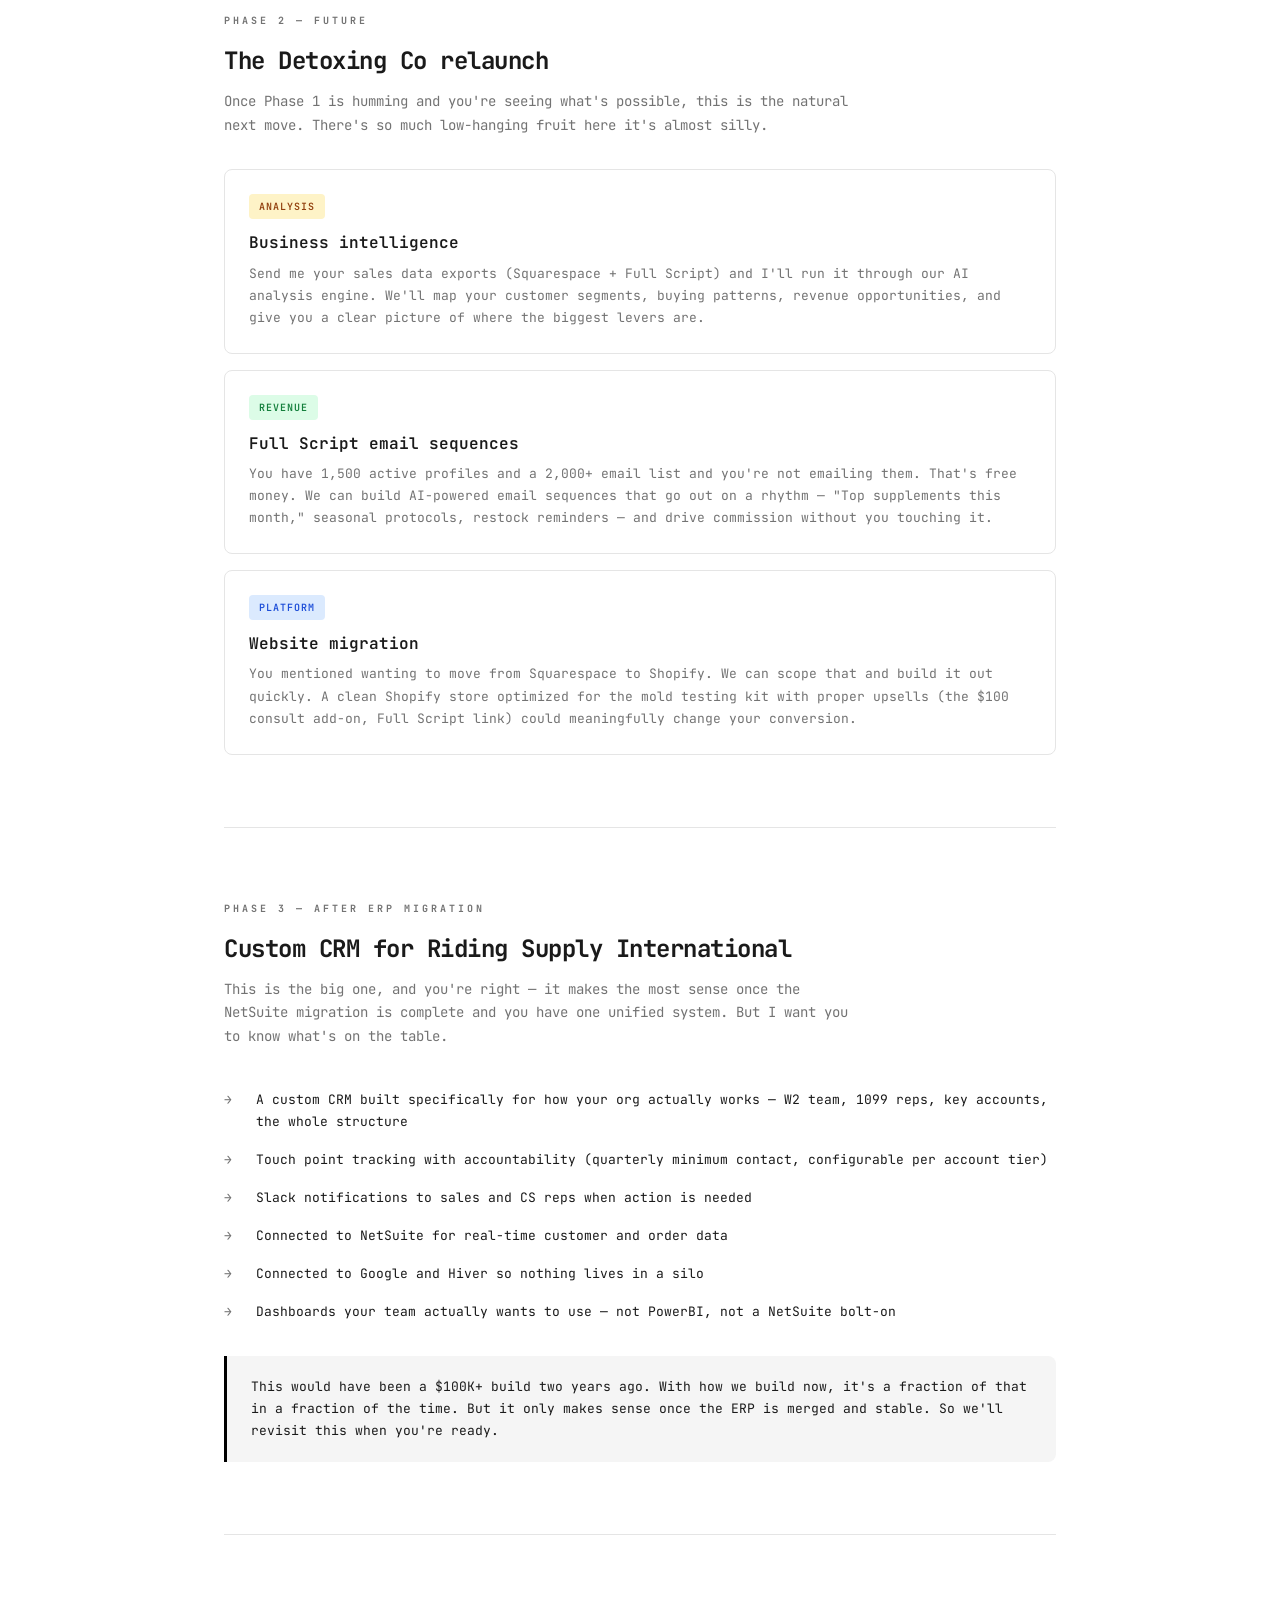
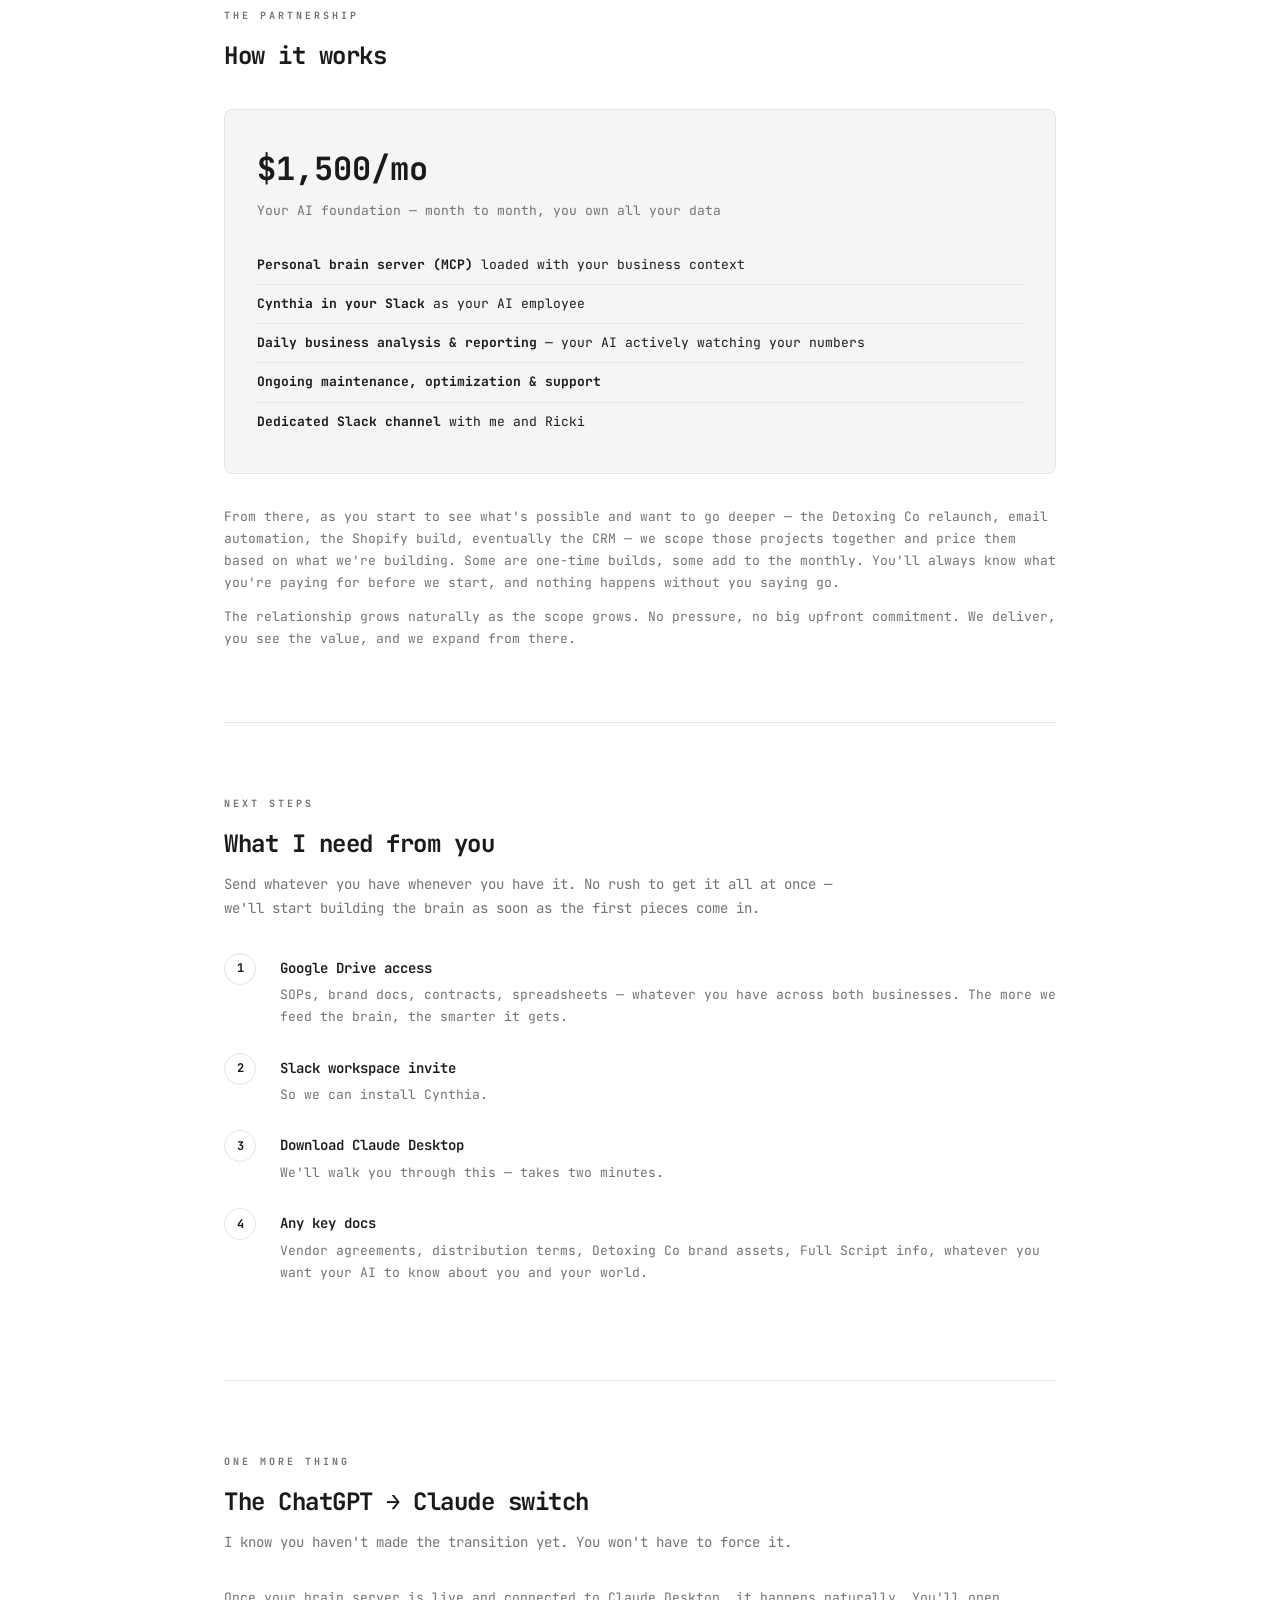
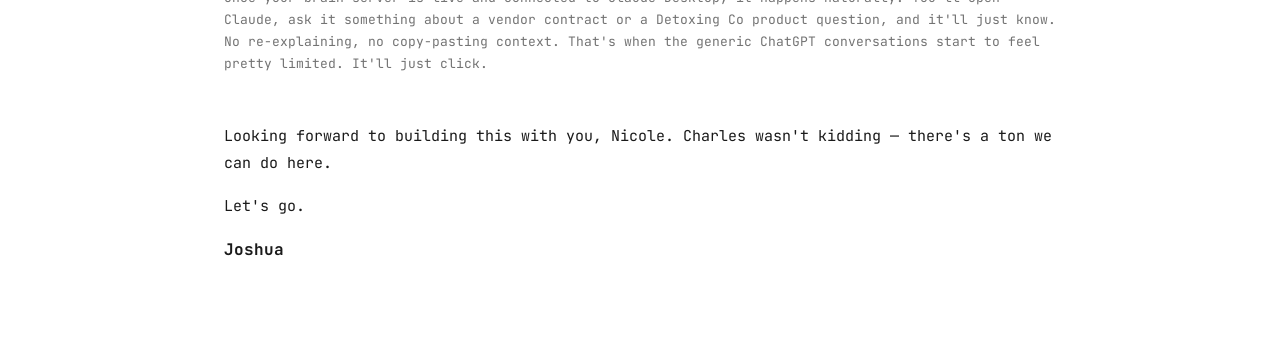
<file: brand-site/nicole/index.html>
<!DOCTYPE html>
<html lang="en">
<head>
  <meta charset="UTF-8">
  <meta name="viewport" content="width=device-width, initial-scale=1.0">
  <title>Nicole — Here's How I See It</title>
  <meta name="robots" content="noindex, nofollow">
  <link rel="preconnect" href="https://fonts.googleapis.com">
  <link rel="preconnect" href="https://fonts.gstatic.com" crossorigin>
  <link href="https://fonts.googleapis.com/css2?family=JetBrains+Mono:ital,wght@0,300;0,400;0,500;0,600;0,700;1,400&display=swap" rel="stylesheet">
  <link rel="icon" type="image/png" href="../images/logos/bolt-white.png">
  <style>
    :root {
      --bg: #ffffff;
      --text: #1a1a1a;
      --text-muted: #737373;
      --border: #e5e5e5;
      --surface: #f5f5f5;
      --accent: #000000;
      --green: #16a34a;
      --green-bg: #dcfce7;
      --green-text: #15803d;
      --blue: #2563eb;
      --blue-bg: #dbeafe;
      --blue-text: #1d4ed8;
      --amber: #d97706;
      --amber-bg: #fef3c7;
      --amber-text: #92400e;
      --purple: #7170ff;
      --purple-bg: #ede9fe;
      --purple-text: #5b21b6;
      --max-w: 880px;
      --font: 'JetBrains Mono', monospace;
    }

    *, *::before, *::after { margin: 0; padding: 0; box-sizing: border-box; }
    html { scroll-behavior: smooth; -webkit-font-smoothing: antialiased; }
    body {
      font-family: var(--font);
      background: var(--bg);
      color: var(--text);
      line-height: 1.7;
      font-size: 14px;
    }

    /* ---- COVER ---- */
    .cover {
      min-height: 100vh;
      display: flex;
      flex-direction: column;
      align-items: center;
      justify-content: center;
      text-align: center;
      padding: 80px 24px;
      border-bottom: 1px solid var(--border);
    }
    .cover-badge {
      display: inline-block;
      font-size: 10px;
      font-weight: 700;
      letter-spacing: 3px;
      text-transform: uppercase;
      color: var(--text-muted);
      border: 1px solid var(--border);
      padding: 6px 16px;
      border-radius: 100px;
      margin-bottom: 32px;
    }
    .cover h1 {
      font-size: clamp(32px, 5vw, 56px);
      font-weight: 700;
      letter-spacing: -1px;
      line-height: 1.1;
      margin-bottom: 20px;
      max-width: 700px;
    }
    .cover-sub {
      font-size: 16px;
      color: var(--text-muted);
      max-width: 520px;
      line-height: 1.6;
      font-weight: 400;
    }
    .cover-meta {
      margin-top: 40px;
      display: flex;
      gap: 32px;
      font-size: 11px;
      color: var(--text-muted);
      letter-spacing: 1px;
      text-transform: uppercase;
    }
    .cover-divider {
      width: 60px;
      height: 1px;
      background: var(--border);
      margin: 40px auto 0;
    }

    /* ---- CONTENT ---- */
    .content {
      max-width: var(--max-w);
      margin: 0 auto;
      padding: 80px 24px;
    }

    .sep {
      width: 100%;
      height: 1px;
      background: var(--border);
      margin: 72px 0;
    }

    /* ---- SECTIONS ---- */
    .section-label {
      font-size: 10px;
      font-weight: 700;
      letter-spacing: 3px;
      text-transform: uppercase;
      color: var(--text-muted);
      margin-bottom: 12px;
    }
    h2 {
      font-size: 24px;
      font-weight: 700;
      letter-spacing: -0.5px;
      margin-bottom: 8px;
    }
    h3 {
      font-size: 16px;
      font-weight: 600;
      margin-bottom: 8px;
    }
    .section-intro {
      color: var(--text-muted);
      font-size: 14px;
      margin-bottom: 32px;
      max-width: 640px;
    }

    /* ---- CARDS ---- */
    .card {
      border: 1px solid var(--border);
      border-radius: 8px;
      padding: 24px;
      margin-bottom: 16px;
    }
    .card h3 {
      margin-bottom: 6px;
    }
    .card p {
      color: var(--text-muted);
      font-size: 13px;
    }

    /* ---- STATS GRID ---- */
    .stats-grid {
      display: grid;
      grid-template-columns: repeat(auto-fit, minmax(180px, 1fr));
      gap: 1px;
      background: var(--border);
      border: 1px solid var(--border);
      border-radius: 8px;
      overflow: hidden;
      margin-bottom: 32px;
    }
    .stat {
      background: var(--bg);
      padding: 24px;
    }
    .stat-label {
      font-size: 10px;
      font-weight: 700;
      letter-spacing: 2px;
      text-transform: uppercase;
      color: var(--text-muted);
      margin-bottom: 8px;
    }
    .stat-value {
      font-size: 20px;
      font-weight: 700;
    }
    .stat-value.green { color: var(--green); }
    .stat-value.blue { color: var(--blue); }
    .stat-value.purple { color: var(--purple); }
    .stat-value.amber { color: var(--amber); }

    /* ---- TAGS ---- */
    .tag {
      display: inline-block;
      font-size: 10px;
      font-weight: 600;
      letter-spacing: 1px;
      text-transform: uppercase;
      padding: 4px 10px;
      border-radius: 4px;
      margin-right: 6px;
      margin-bottom: 6px;
    }
    .tag.green { background: var(--green-bg); color: var(--green-text); }
    .tag.blue { background: var(--blue-bg); color: var(--blue-text); }
    .tag.amber { background: var(--amber-bg); color: var(--amber-text); }
    .tag.purple { background: var(--purple-bg); color: var(--purple-text); }

    /* ---- CALLOUT ---- */
    .callout {
      border-left: 3px solid var(--accent);
      background: var(--surface);
      padding: 20px 24px;
      border-radius: 0 8px 8px 0;
      margin: 24px 0;
    }
    .callout p {
      font-size: 13px;
      color: var(--text);
    }

    /* ---- CHECKLIST ---- */
    .checklist {
      list-style: none;
      margin: 16px 0;
    }
    .checklist li {
      display: grid;
      grid-template-columns: 24px 1fr;
      gap: 8px;
      padding: 8px 0;
      font-size: 13px;
      align-items: start;
    }
    .checklist li::before {
      content: '→';
      color: var(--text-muted);
      font-weight: 700;
    }

    /* ---- FLOW ---- */
    .flow {
      display: flex;
      flex-direction: column;
      gap: 0;
      margin: 24px 0;
    }
    .flow-step {
      display: grid;
      grid-template-columns: 40px 1fr;
      gap: 16px;
      align-items: start;
    }
    .flow-num {
      width: 32px;
      height: 32px;
      display: flex;
      align-items: center;
      justify-content: center;
      font-size: 12px;
      font-weight: 700;
      border: 1px solid var(--border);
      border-radius: 50%;
      flex-shrink: 0;
    }
    .flow-content {
      padding: 4px 0 24px;
    }
    .flow-content h4 {
      font-size: 14px;
      font-weight: 600;
      margin-bottom: 4px;
    }
    .flow-content p {
      font-size: 13px;
      color: var(--text-muted);
    }

    /* ---- PRICING BOX ---- */
    .pricing {
      background: var(--surface);
      border: 1px solid var(--border);
      border-radius: 8px;
      padding: 32px;
      margin: 32px 0;
    }
    .pricing-amount {
      font-size: 32px;
      font-weight: 700;
      margin-bottom: 4px;
    }
    .pricing-period {
      font-size: 13px;
      color: var(--text-muted);
      margin-bottom: 24px;
    }
    .pricing ul {
      list-style: none;
      margin: 0;
    }
    .pricing li {
      padding: 8px 0;
      font-size: 13px;
      border-bottom: 1px solid var(--border);
    }
    .pricing li:last-child {
      border-bottom: none;
    }

    /* ---- TL;DR ---- */
    .tldr {
      background: var(--surface);
      border: 1px solid var(--border);
      border-radius: 8px;
      padding: 32px;
    }
    .tldr ul {
      list-style: none;
      margin: 0;
    }
    .tldr li {
      padding: 8px 0;
      font-size: 13px;
      border-bottom: 1px solid var(--border);
    }
    .tldr li:last-child {
      border-bottom: none;
    }
    .tldr li strong {
      color: var(--text);
    }

    /* ---- FADE IN ---- */
    .fade-in {
      opacity: 0;
      transform: translateY(20px);
      transition: opacity 0.6s ease, transform 0.6s ease;
    }
    .fade-in.visible {
      opacity: 1;
      transform: translateY(0);
    }

    /* ---- SIGN OFF ---- */
    .sign-off {
      margin-top: 48px;
      font-size: 15px;
      line-height: 1.8;
    }
    .sign-off .name {
      font-weight: 700;
      font-size: 16px;
      margin-top: 16px;
    }

    /* ---- RESPONSIVE ---- */
    @media (max-width: 640px) {
      .content { padding: 40px 16px; }
      .cover { padding: 60px 16px; }
      .cover-meta { flex-direction: column; gap: 8px; }
      .sep { margin: 48px 0; }
      .stats-grid { grid-template-columns: 1fr 1fr; }
    }
  </style>
</head>
<body>

  <!-- COVER -->
  <section class="cover">
    <div class="cover-badge">Proposal</div>
    <h1>Nicole &mdash;<br>Here's How I See It</h1>
    <p class="cover-sub">A phased plan to get you an AI foundation across both businesses &mdash; starting with what moves the needle today.</p>
    <div class="cover-meta">
      <span>ARK Partners</span>
      <span>May 2026</span>
      <span>Joshua Church</span>
    </div>
    <div class="cover-divider"></div>
  </section>

  <!-- CONTENT -->
  <div class="content">

    <!-- WHAT I TOOK AWAY -->
    <section class="fade-in">
      <div class="section-label">Context</div>
      <h2>What I took away</h2>
      <p class="section-intro">After our call, a few things are really clear to me.</p>

      <div class="stats-grid">
        <div class="stat">
          <div class="stat-label">SKUs</div>
          <div class="stat-value">10,000</div>
        </div>
        <div class="stat">
          <div class="stat-label">Customers</div>
          <div class="stat-value blue">1,400</div>
        </div>
        <div class="stat">
          <div class="stat-label">Employees</div>
          <div class="stat-value purple">40</div>
        </div>
        <div class="stat">
          <div class="stat-label">IG Followers</div>
          <div class="stat-value green">40K+</div>
        </div>
      </div>

      <div class="card">
        <div style="margin-bottom: 4px;">
          <span class="tag blue">Riding Supply International</span>
        </div>
        <h3>The beast</h3>
        <p>You're holding the revenue operations org together &mdash; four CS reps, four sales reps, two key account managers, 1099 contractors in their own ecosystems, data living across NetSuite and Sage and Google Sheets. A fresh merger, an ERP migration that hasn't landed yet, and you're drowning in meetings doing the work of three people.</p>
      </div>

      <div class="card">
        <div style="margin-bottom: 4px;">
          <span class="tag green">The Detoxing Co</span>
        </div>
        <h3>The sleeping giant</h3>
        <p>40K followers, a mold testing kit that did $100K last year with zero ad spend, 1,500 active Full Script profiles generating commission on autopilot, and a 2,000+ person email list you haven't even started working yet. You're about to take full ownership, rebrand, and relaunch &mdash; but you literally don't have the hours in the day.</p>
      </div>

      <div class="callout">
        <p>Both of these are massive opportunities. But trying to solve everything at once is the wrong move, and you already know that. So here's how I'd sequence this.</p>
      </div>
    </section>

    <div class="sep"></div>

    <!-- PHASE 1 -->
    <section class="fade-in">
      <div class="section-label">Phase 1 &mdash; Start Now</div>
      <h2>Your brain + your AI workflow</h2>
      <p class="section-intro">No waiting on the ERP migration, no big build-out &mdash; two things that make your day-to-day meaningfully easier immediately.</p>

      <div class="card">
        <div style="margin-bottom: 4px;">
          <span class="tag purple">MCP Brain</span>
        </div>
        <h3>Your personal server</h3>
        <p>You told me a big frustration is having two separate ChatGPT accounts and still feeling like neither one really knows you. This fixes that completely.</p>
        <p style="margin-top: 12px;">We build you a personal server &mdash; your own brain in the cloud. We load it with everything: your Riding Supply International SOPs, vendor contracts, customer data, The Detoxing Co brand assets, Full Script info, personal context &mdash; all of it. Then we connect that server directly to your Claude desktop app.</p>
        <p style="margin-top: 12px;">Every time you open Claude, it already knows who you are, what you're working on, and the full context across both businesses and your personal life. No re-explaining. No switching accounts. One AI that knows everything.</p>
      </div>

      <div class="card">
        <div style="margin-bottom: 4px;">
          <span class="tag blue">AI Employee</span>
        </div>
        <h3>Cynthia in your Slack</h3>
        <p>On top of the brain, you get your own AI assistant that lives in Slack. You talk to her like a team member &mdash; voice notes, text, whatever. She's connected to Google (Drive, Gmail, Calendar), Slack, and pulls from that same brain server. As NetSuite settles post-migration, we connect that too.</p>
        <p style="margin-top: 12px;">Draft emails, analyze spreadsheets, prep for meetings, pull customer info, summarize contracts, negotiate terms prep, schedule coordination &mdash; all the stuff that's eating your hours right now. She handles it.</p>
      </div>

      <div class="card">
        <div style="margin-bottom: 4px;">
          <span class="tag green">Daily Intelligence</span>
        </div>
        <h3>Business analysis &amp; reporting</h3>
        <p>Your AI is actively watching your numbers and surfacing what matters. Daily snapshots, revenue trends, customer activity, anomalies &mdash; delivered to you without you having to dig through spreadsheets or ask your team to build reports.</p>
      </div>

      <div class="callout">
        <p>This is our rinse-and-repeat foundation for every client because the ROI is immediate and obvious. You'll start seeing things you didn't even know were possible once you're actually using it.</p>
      </div>
    </section>

    <div class="sep"></div>

    <!-- PHASE 2 -->
    <section class="fade-in">
      <div class="section-label">Phase 2 &mdash; Future</div>
      <h2>The Detoxing Co relaunch</h2>
      <p class="section-intro">Once Phase 1 is humming and you're seeing what's possible, this is the natural next move. There's so much low-hanging fruit here it's almost silly.</p>

      <div class="card">
        <div style="margin-bottom: 4px;">
          <span class="tag amber">Analysis</span>
        </div>
        <h3>Business intelligence</h3>
        <p>Send me your sales data exports (Squarespace + Full Script) and I'll run it through our AI analysis engine. We'll map your customer segments, buying patterns, revenue opportunities, and give you a clear picture of where the biggest levers are.</p>
      </div>

      <div class="card">
        <div style="margin-bottom: 4px;">
          <span class="tag green">Revenue</span>
        </div>
        <h3>Full Script email sequences</h3>
        <p>You have 1,500 active profiles and a 2,000+ email list and you're not emailing them. That's free money. We can build AI-powered email sequences that go out on a rhythm &mdash; "Top supplements this month," seasonal protocols, restock reminders &mdash; and drive commission without you touching it.</p>
      </div>

      <div class="card">
        <div style="margin-bottom: 4px;">
          <span class="tag blue">Platform</span>
        </div>
        <h3>Website migration</h3>
        <p>You mentioned wanting to move from Squarespace to Shopify. We can scope that and build it out quickly. A clean Shopify store optimized for the mold testing kit with proper upsells (the $100 consult add-on, Full Script link) could meaningfully change your conversion.</p>
      </div>
    </section>

    <div class="sep"></div>

    <!-- PHASE 3 -->
    <section class="fade-in">
      <div class="section-label">Phase 3 &mdash; After ERP Migration</div>
      <h2>Custom CRM for Riding Supply International</h2>
      <p class="section-intro">This is the big one, and you're right &mdash; it makes the most sense once the NetSuite migration is complete and you have one unified system. But I want you to know what's on the table.</p>

      <ul class="checklist">
        <li>A custom CRM built specifically for how your org actually works &mdash; W2 team, 1099 reps, key accounts, the whole structure</li>
        <li>Touch point tracking with accountability (quarterly minimum contact, configurable per account tier)</li>
        <li>Slack notifications to sales and CS reps when action is needed</li>
        <li>Connected to NetSuite for real-time customer and order data</li>
        <li>Connected to Google and Hiver so nothing lives in a silo</li>
        <li>Dashboards your team actually wants to use &mdash; not PowerBI, not a NetSuite bolt-on</li>
      </ul>

      <div class="callout">
        <p>This would have been a $100K+ build two years ago. With how we build now, it's a fraction of that in a fraction of the time. But it only makes sense once the ERP is merged and stable. So we'll revisit this when you're ready.</p>
      </div>
    </section>

    <div class="sep"></div>

    <!-- PARTNERSHIP -->
    <section class="fade-in">
      <div class="section-label">The Partnership</div>
      <h2>How it works</h2>

      <div class="pricing">
        <div class="pricing-amount">$1,500/mo</div>
        <div class="pricing-period">Your AI foundation &mdash; month to month, you own all your data</div>
        <ul>
          <li><strong>Personal brain server (MCP)</strong> loaded with your business context</li>
          <li><strong>Cynthia in your Slack</strong> as your AI employee</li>
          <li><strong>Daily business analysis &amp; reporting</strong> &mdash; your AI actively watching your numbers</li>
          <li><strong>Ongoing maintenance, optimization &amp; support</strong></li>
          <li><strong>Dedicated Slack channel</strong> with me and Ricki</li>
        </ul>
      </div>

      <p style="font-size: 13px; color: var(--text-muted); margin-top: 16px;">From there, as you start to see what's possible and want to go deeper &mdash; the Detoxing Co relaunch, email automation, the Shopify build, eventually the CRM &mdash; we scope those projects together and price them based on what we're building. Some are one-time builds, some add to the monthly. You'll always know what you're paying for before we start, and nothing happens without you saying go.</p>

      <p style="font-size: 13px; color: var(--text-muted); margin-top: 12px;">The relationship grows naturally as the scope grows. No pressure, no big upfront commitment. We deliver, you see the value, and we expand from there.</p>
    </section>

    <div class="sep"></div>

    <!-- WHAT I NEED -->
    <section class="fade-in">
      <div class="section-label">Next Steps</div>
      <h2>What I need from you</h2>
      <p class="section-intro">Send whatever you have whenever you have it. No rush to get it all at once &mdash; we'll start building the brain as soon as the first pieces come in.</p>

      <div class="flow">
        <div class="flow-step">
          <div class="flow-num">1</div>
          <div class="flow-content">
            <h4>Google Drive access</h4>
            <p>SOPs, brand docs, contracts, spreadsheets &mdash; whatever you have across both businesses. The more we feed the brain, the smarter it gets.</p>
          </div>
        </div>
        <div class="flow-step">
          <div class="flow-num">2</div>
          <div class="flow-content">
            <h4>Slack workspace invite</h4>
            <p>So we can install Cynthia.</p>
          </div>
        </div>
        <div class="flow-step">
          <div class="flow-num">3</div>
          <div class="flow-content">
            <h4>Download Claude Desktop</h4>
            <p>We'll walk you through this &mdash; takes two minutes.</p>
          </div>
        </div>
        <div class="flow-step">
          <div class="flow-num">4</div>
          <div class="flow-content">
            <h4>Any key docs</h4>
            <p>Vendor agreements, distribution terms, Detoxing Co brand assets, Full Script info, whatever you want your AI to know about you and your world.</p>
          </div>
        </div>
      </div>
    </section>

    <div class="sep"></div>

    <!-- SIGN OFF -->
    <section class="fade-in">
      <div class="section-label">One More Thing</div>
      <h2>The ChatGPT &rarr; Claude switch</h2>
      <p class="section-intro">I know you haven't made the transition yet. You won't have to force it.</p>

      <p style="font-size: 13px; color: var(--text-muted);">Once your brain server is live and connected to Claude Desktop, it happens naturally. You'll open Claude, ask it something about a vendor contract or a Detoxing Co product question, and it'll just know. No re-explaining, no copy-pasting context. That's when the generic ChatGPT conversations start to feel pretty limited. It'll just click.</p>

      <div class="sign-off">
        <p>Looking forward to building this with you, Nicole. Charles wasn't kidding &mdash; there's a ton we can do here.</p>
        <p style="margin-top: 16px;">Let's go.</p>
        <p class="name">Joshua</p>
      </div>
    </section>

  </div>

  <script>
    const observer = new IntersectionObserver((entries) => {
      entries.forEach(entry => {
        if (entry.isIntersecting) {
          entry.target.classList.add('visible');
        }
      });
    }, { threshold: 0.1 });

    document.querySelectorAll('.fade-in').forEach(el => observer.observe(el));
  </script>

</body>
</html>
</file>
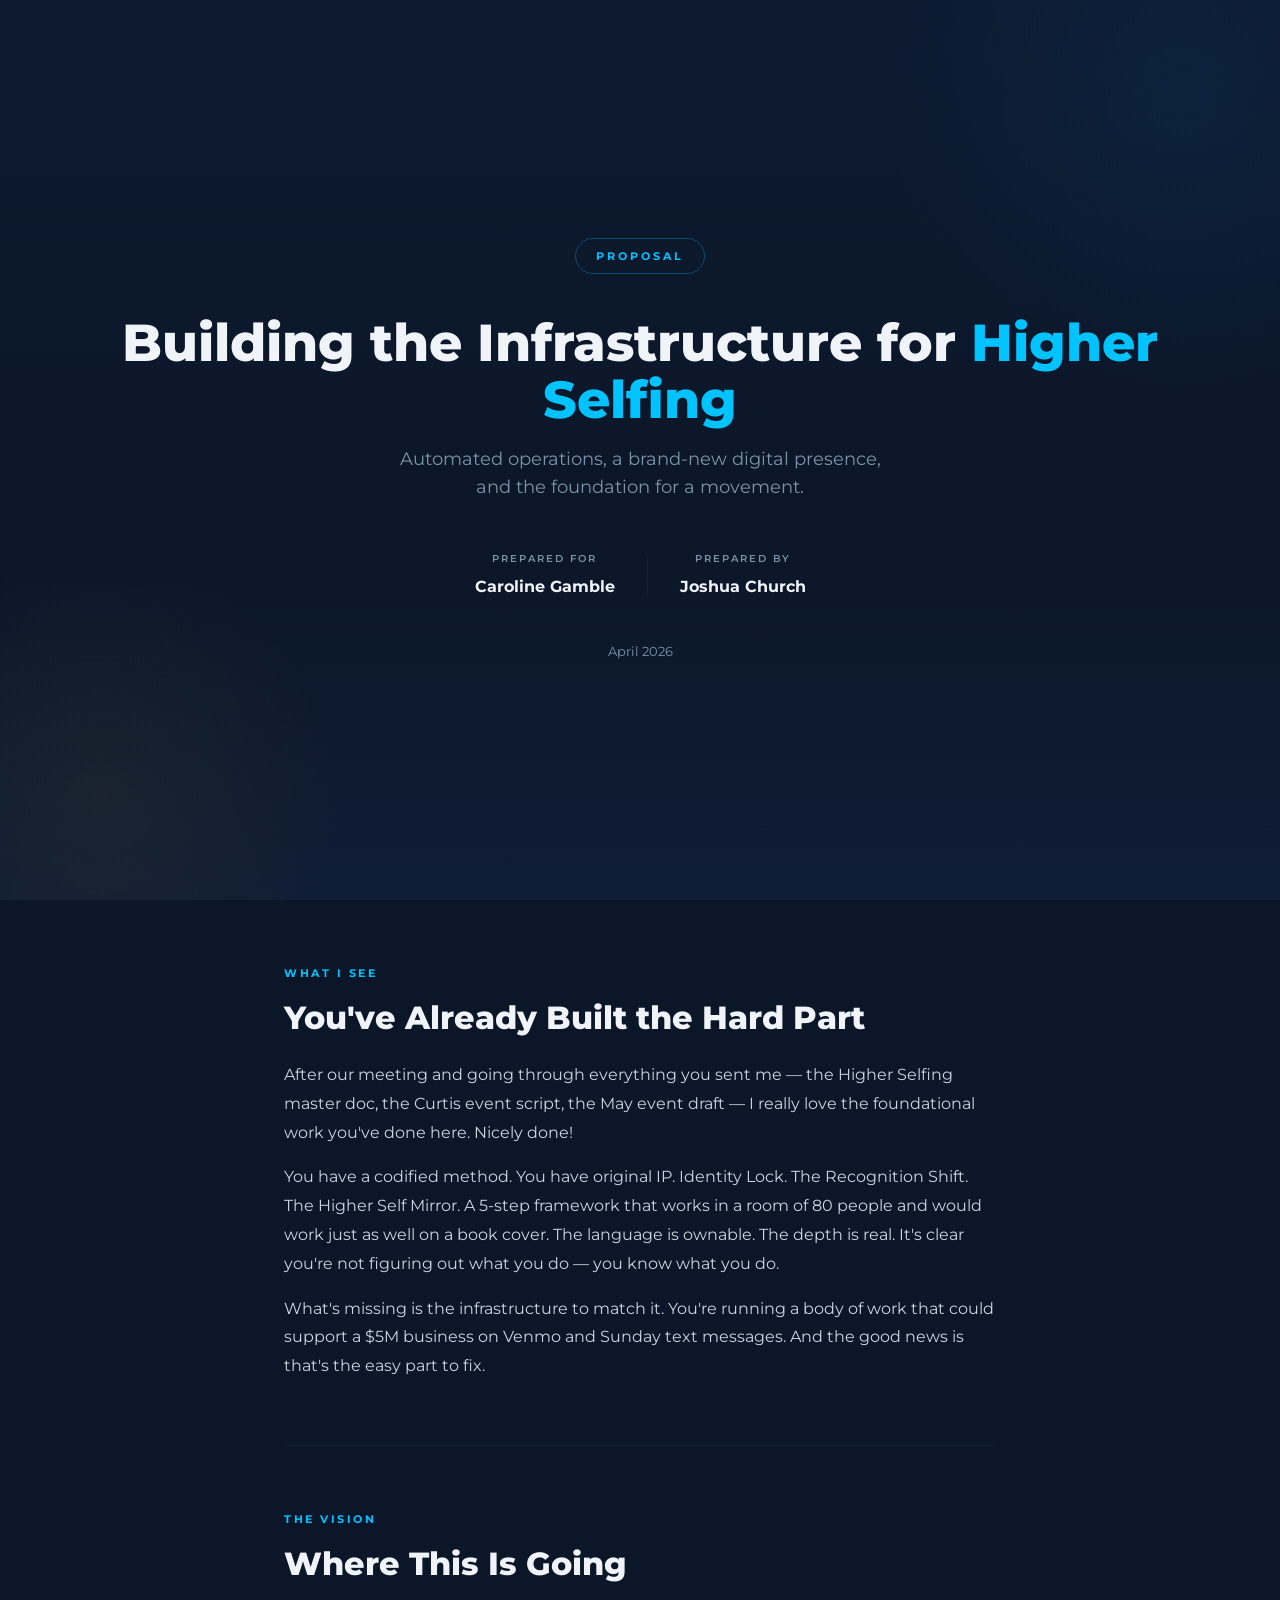
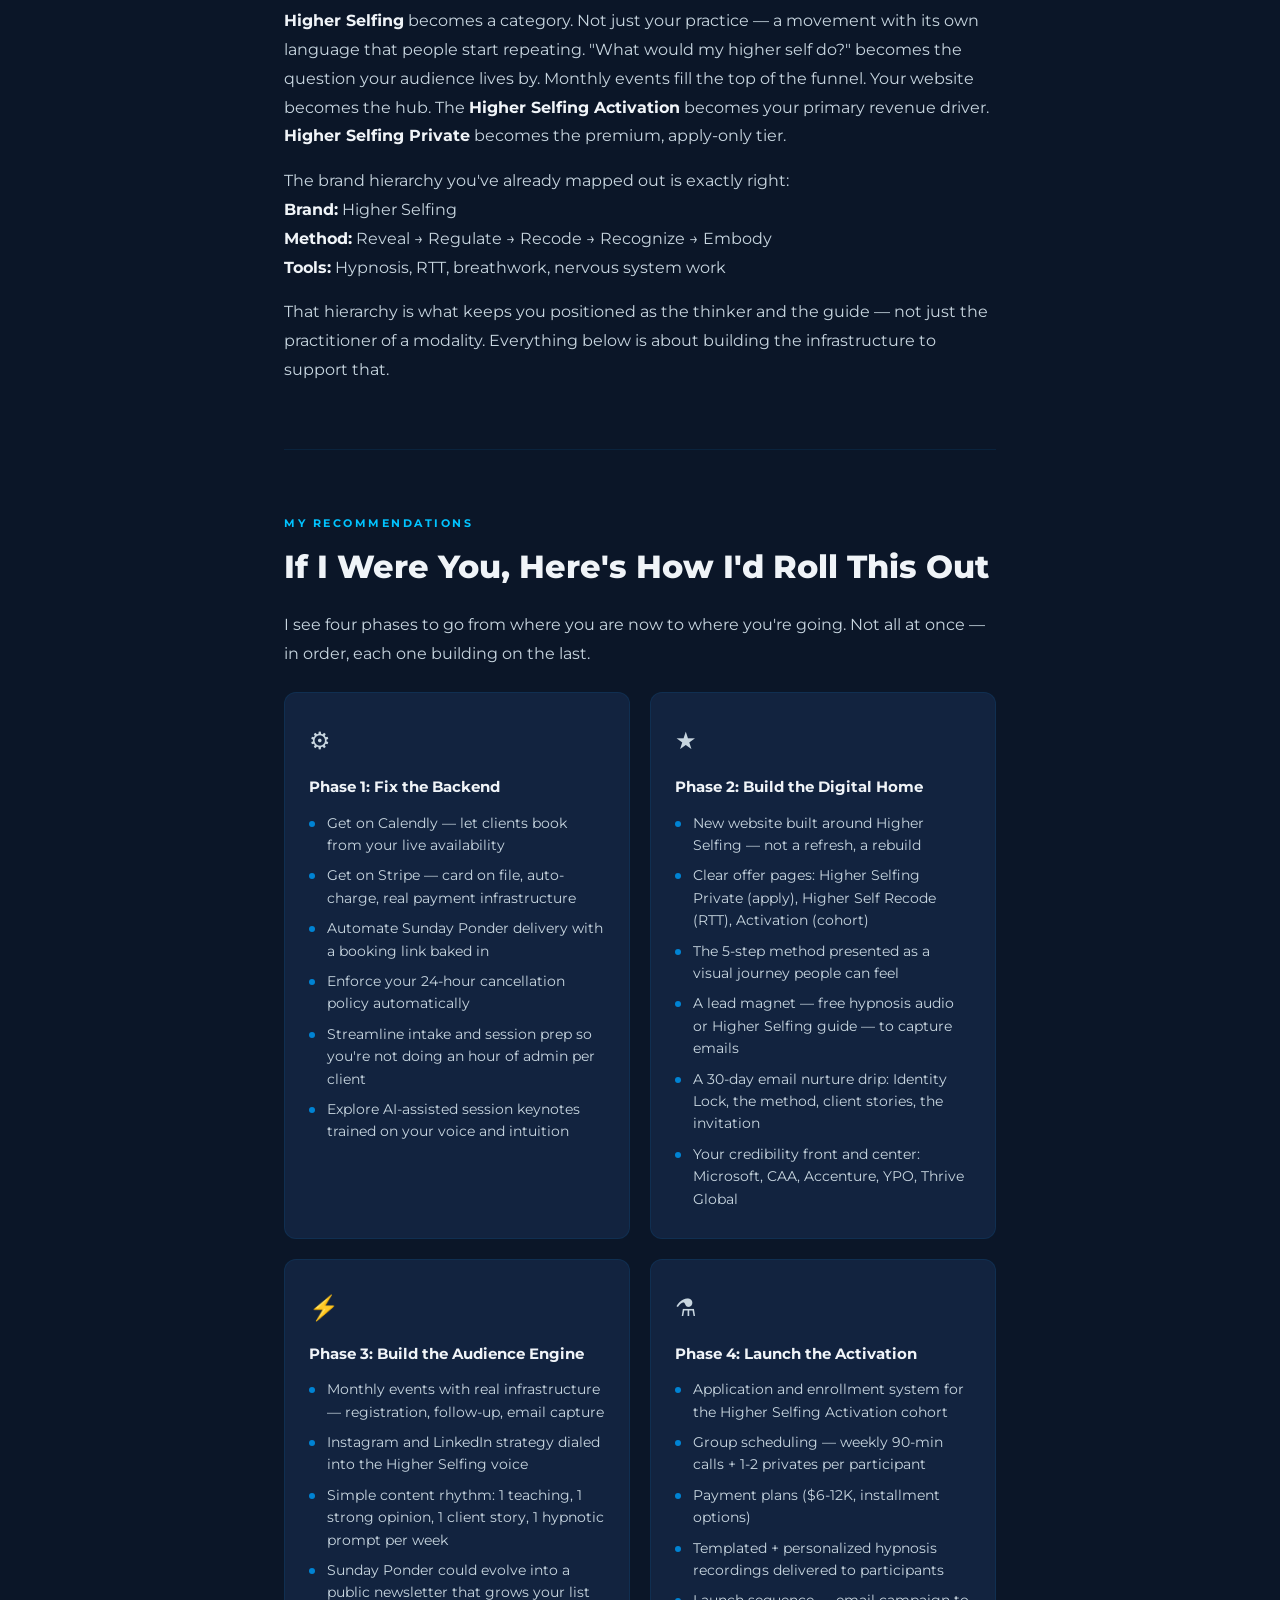
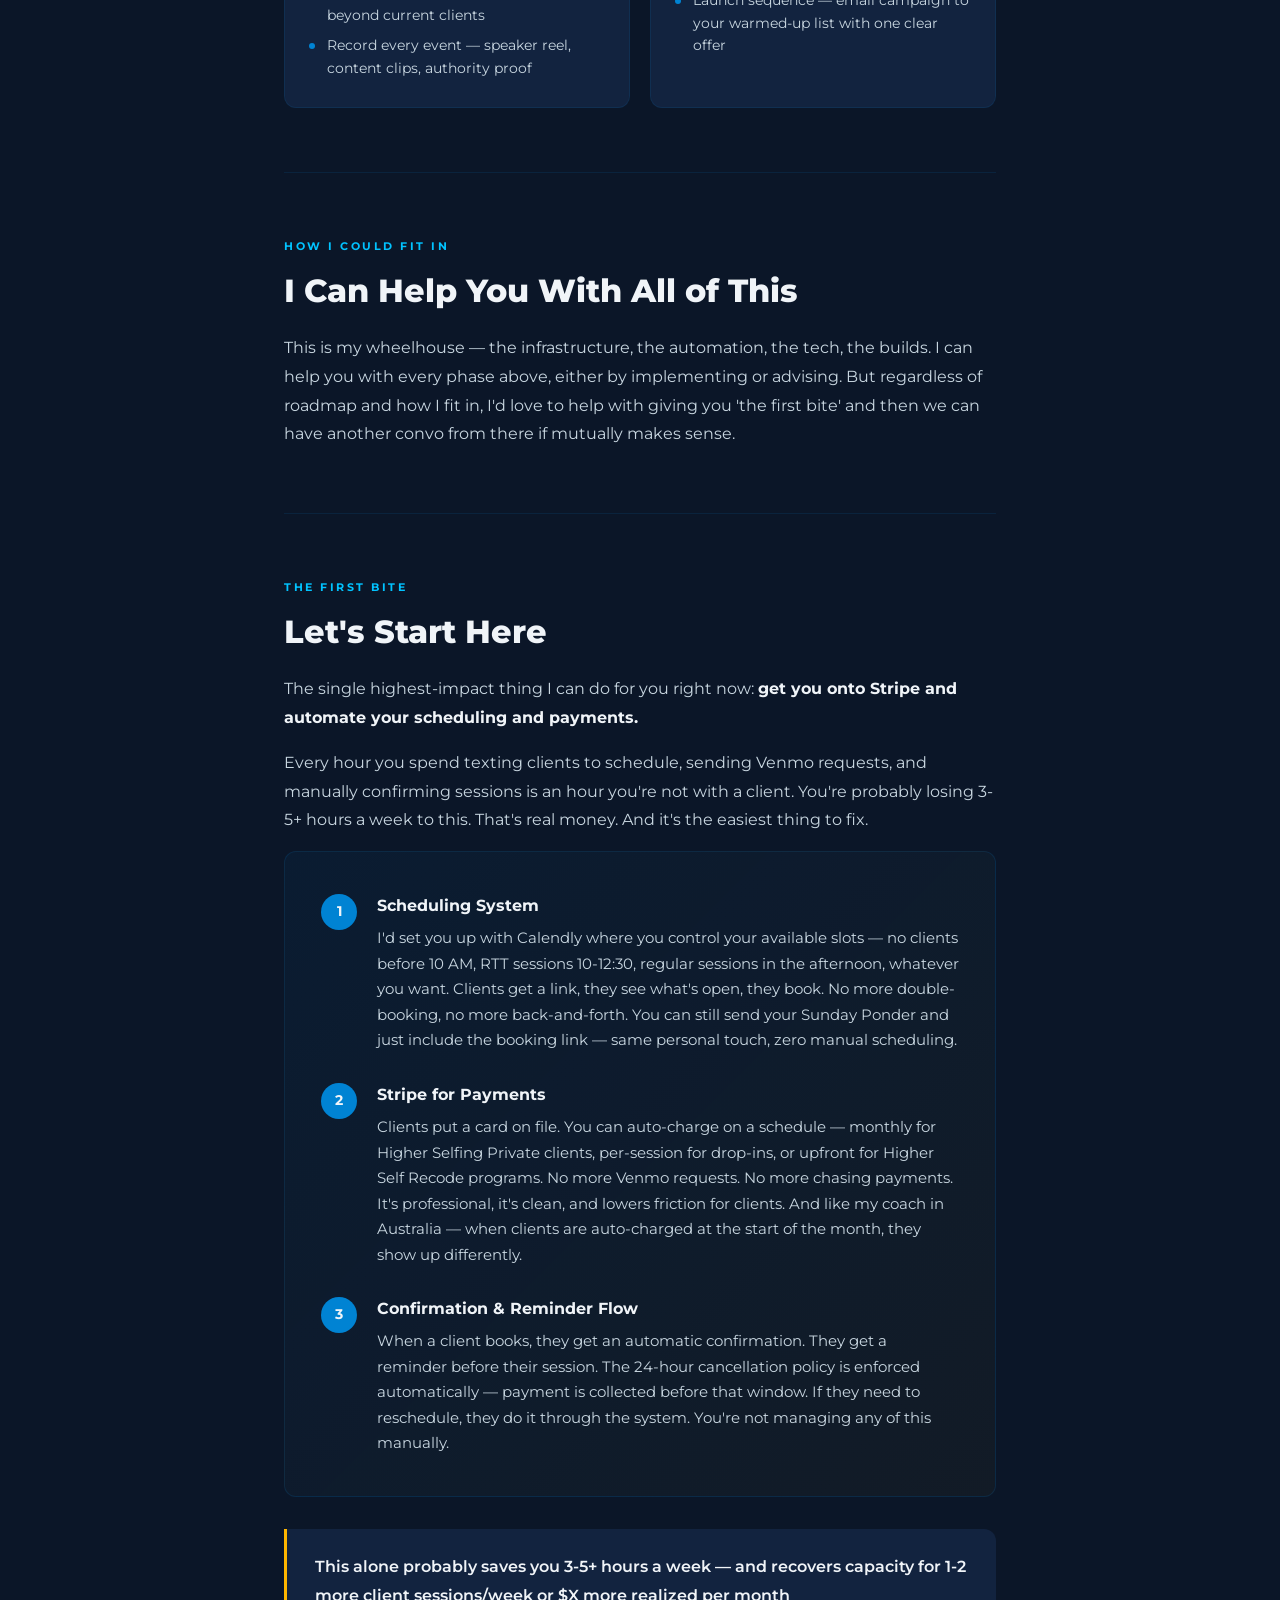
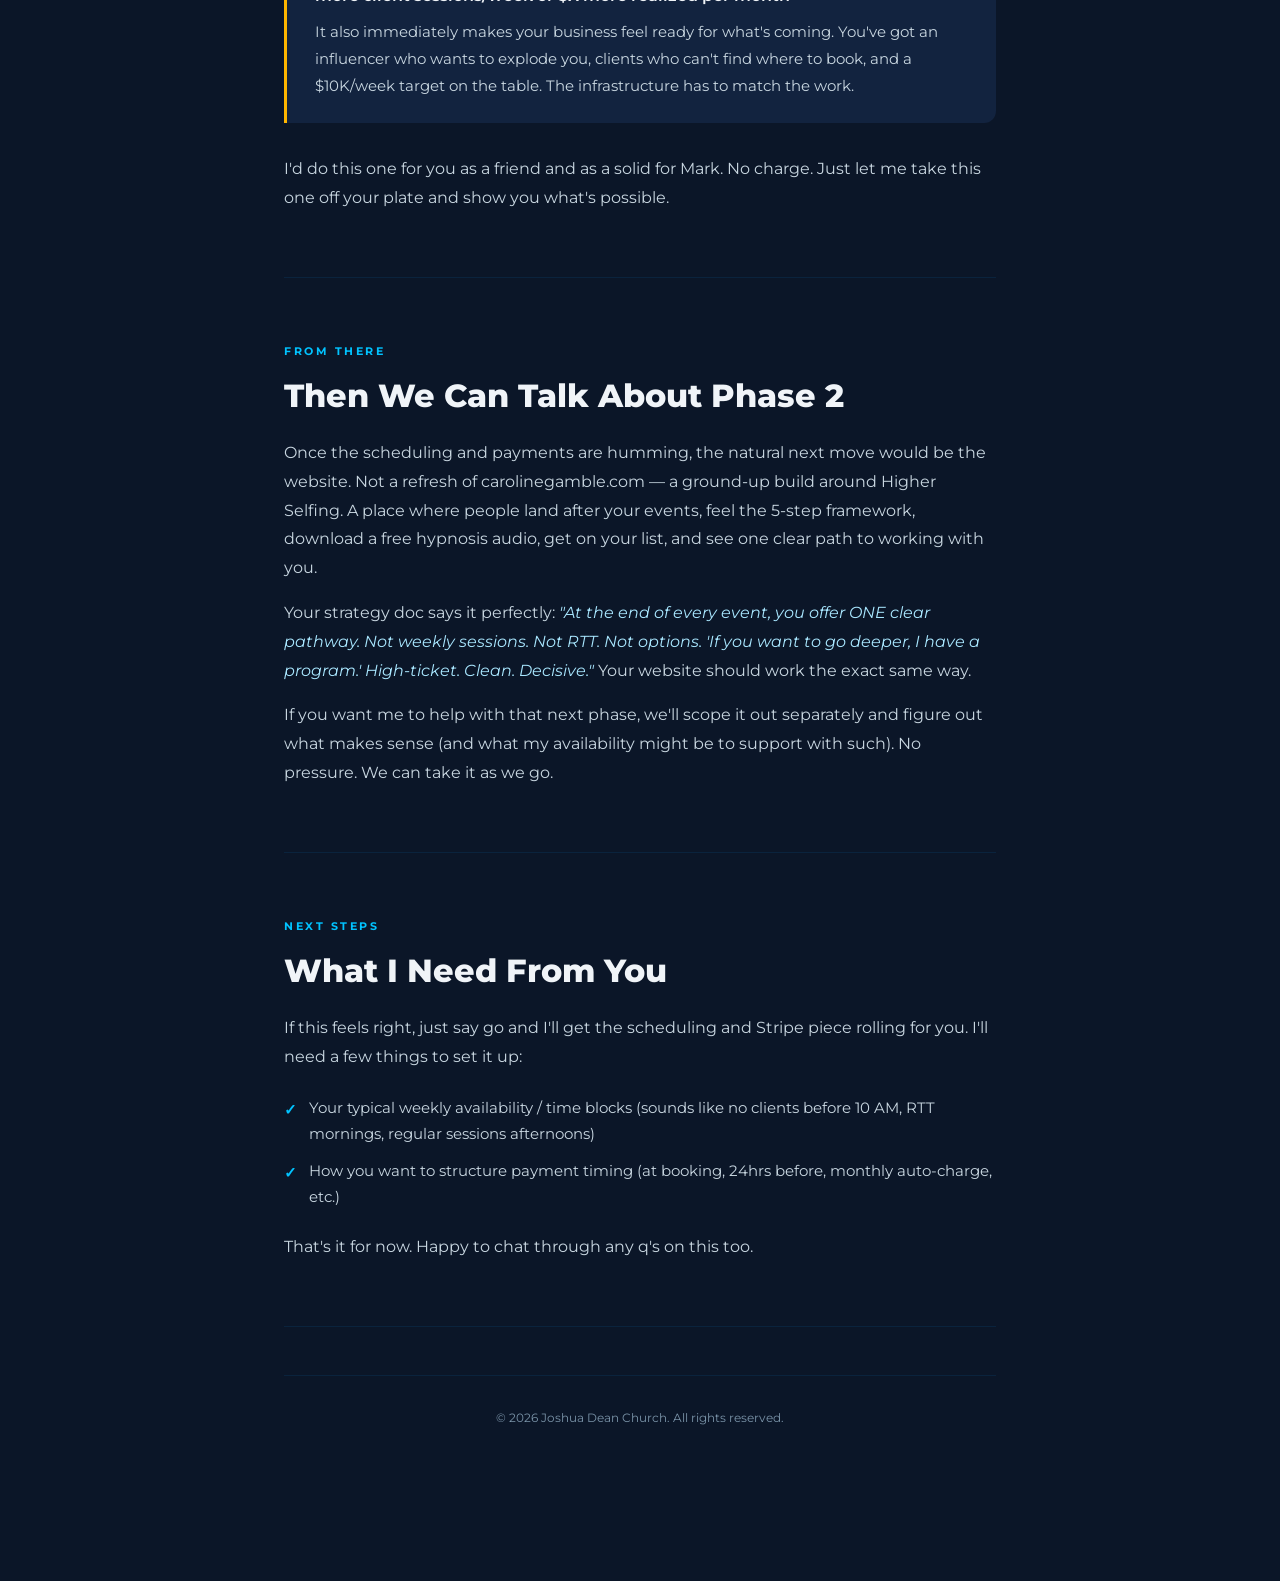
<file: brand-site/proposals/caroline-gamble-higher-selfing.html>
<!DOCTYPE html>
<html lang="en">
<head>
  <meta charset="UTF-8">
  <meta name="viewport" content="width=device-width, initial-scale=1.0">
  <title>Proposal — Caroline Gamble x Joshua Church</title>
  <meta name="robots" content="noindex, nofollow">
  <link rel="preconnect" href="https://fonts.googleapis.com">
  <link rel="preconnect" href="https://fonts.gstatic.com" crossorigin>
  <link href="https://fonts.googleapis.com/css2?family=Montserrat:ital,wght@0,300;0,400;0,500;0,600;0,700;0,800;1,400&display=swap" rel="stylesheet">
  <link rel="icon" type="image/png" href="../images/logos/bolt-white.png">
  <style>
    :root {
      --midnight: #1A3B70;
      --electric: #0083D3;
      --arctic: #01C3FF;
      --glacier: #A9E7FF;
      --solar: #FFB600;
      --bg: #0B1628;
      --bg-alt: #0F1D35;
      --bg-card: #12233F;
      --surface: #182B4A;
      --white: #F0F4F8;
      --text: #C8D6E0;
      --text-muted: #7A93A8;
      --border: rgba(0, 131, 211, 0.12);
      --font-body: 'Montserrat', sans-serif;
      --max-w: 760px;
      --radius: 12px;
    }

    *, *::before, *::after { margin: 0; padding: 0; box-sizing: border-box; }
    html { scroll-behavior: smooth; -webkit-font-smoothing: antialiased; }
    body {
      font-family: var(--font-body);
      background: var(--bg);
      color: var(--text);
      line-height: 1.7;
      font-size: 16px;
    }
    img { max-width: 100%; height: auto; display: block; }
    a { color: inherit; text-decoration: none; }

    /* ---- COVER ---- */
    .cover {
      min-height: 100vh;
      display: flex;
      flex-direction: column;
      align-items: center;
      justify-content: center;
      text-align: center;
      padding: 80px 24px;
      background: linear-gradient(180deg, #0D1A30 0%, var(--bg) 60%, var(--bg-alt) 100%);
      position: relative;
      overflow: hidden;
    }
    .cover::before {
      content: '';
      position: absolute;
      top: -200px; right: -200px;
      width: 600px; height: 600px;
      background: radial-gradient(circle, rgba(0, 131, 211, 0.08) 0%, transparent 70%);
      border-radius: 50%;
    }
    .cover::after {
      content: '';
      position: absolute;
      bottom: -150px; left: -150px;
      width: 500px; height: 500px;
      background: radial-gradient(circle, rgba(255, 182, 0, 0.05) 0%, transparent 70%);
      border-radius: 50%;
    }
    .cover-badge {
      display: inline-block;
      font-size: 11px;
      font-weight: 700;
      letter-spacing: 3px;
      text-transform: uppercase;
      color: var(--arctic);
      border: 1px solid rgba(1, 195, 255, 0.3);
      padding: 8px 20px;
      border-radius: 50px;
      margin-bottom: 40px;
      position: relative;
    }
    .cover h1 {
      font-family: var(--font-body);
      font-size: clamp(32px, 5vw, 52px);
      font-weight: 800;
      line-height: 1.1;
      color: var(--white);
      margin-bottom: 16px;
      position: relative;
    }
    .cover h1 span {
      color: var(--arctic);
    }
    .cover-sub {
      font-size: 18px;
      color: var(--text-muted);
      max-width: 520px;
      margin: 0 auto 48px;
      line-height: 1.6;
    }
    .cover-parties {
      display: flex;
      justify-content: center;
      align-items: center;
      gap: 32px;
      margin-bottom: 40px;
      position: relative;
    }
    .cover-party {
      text-align: center;
    }
    .cover-party-label {
      font-size: 10px;
      font-weight: 600;
      letter-spacing: 2px;
      text-transform: uppercase;
      color: var(--text-muted);
      margin-bottom: 6px;
    }
    .cover-party-name {
      font-size: 16px;
      font-weight: 700;
      color: var(--white);
    }
    .cover-divider {
      width: 1px;
      height: 40px;
      background: var(--border);
    }
    .cover-date {
      font-size: 13px;
      color: var(--text-muted);
      position: relative;
    }

    /* ---- PAGE CONTAINER ---- */
    .page {
      max-width: var(--max-w);
      margin: 0 auto;
      padding: 0 24px 120px;
    }

    /* ---- SECTIONS ---- */
    .section {
      padding: 64px 0;
      border-bottom: 1px solid var(--border);
    }
    .section:last-child {
      border-bottom: none;
    }
    .section-label {
      font-size: 11px;
      font-weight: 700;
      letter-spacing: 2.5px;
      text-transform: uppercase;
      color: var(--arctic);
      margin-bottom: 16px;
    }
    .section h2 {
      font-family: var(--font-body);
      font-size: clamp(24px, 3vw, 32px);
      font-weight: 800;
      color: var(--white);
      line-height: 1.2;
      margin-bottom: 24px;
    }
    .section h3 {
      font-size: 18px;
      font-weight: 700;
      color: var(--white);
      margin: 32px 0 12px;
    }
    .section h3:first-of-type {
      margin-top: 0;
    }
    .section p {
      font-size: 16px;
      line-height: 1.8;
      color: var(--text);
      margin-bottom: 16px;
    }
    .section p:last-child {
      margin-bottom: 0;
    }

    /* ---- VISION BLOCK ---- */
    .vision-text {
      font-size: 18px;
      line-height: 1.8;
      color: var(--text);
    }

    /* ---- ROADMAP CARDS ---- */
    .roadmap-grid {
      display: grid;
      grid-template-columns: 1fr 1fr;
      gap: 20px;
      margin-top: 24px;
    }
    .roadmap-card {
      background: var(--bg-card);
      border: 1px solid var(--border);
      border-radius: var(--radius);
      padding: 28px 24px;
      transition: border-color 0.3s;
    }
    .roadmap-card:hover {
      border-color: rgba(0, 131, 211, 0.3);
    }
    .roadmap-card-icon {
      font-size: 24px;
      margin-bottom: 12px;
    }
    .roadmap-card h4 {
      font-size: 15px;
      font-weight: 700;
      color: var(--white);
      margin-bottom: 12px;
    }
    .roadmap-card ul {
      list-style: none;
      display: flex;
      flex-direction: column;
      gap: 8px;
    }
    .roadmap-card li {
      font-size: 14px;
      color: var(--text);
      padding-left: 18px;
      position: relative;
      line-height: 1.6;
    }
    .roadmap-card li::before {
      content: '';
      position: absolute;
      left: 0;
      top: 9px;
      width: 6px;
      height: 6px;
      border-radius: 50%;
      background: var(--electric);
    }

    /* ---- FIRST BITE (HIGHLIGHT) ---- */
    .bite-section {
      background: linear-gradient(135deg, rgba(0, 131, 211, 0.06) 0%, rgba(255, 182, 0, 0.03) 100%);
      border: 1px solid rgba(0, 131, 211, 0.15);
      border-radius: var(--radius);
      padding: 40px 36px;
      margin-top: 8px;
    }
    .bite-step {
      display: flex;
      gap: 20px;
      margin-bottom: 28px;
    }
    .bite-step:last-child {
      margin-bottom: 0;
    }
    .bite-num {
      flex-shrink: 0;
      width: 36px;
      height: 36px;
      background: var(--electric);
      color: var(--white);
      border-radius: 50%;
      display: flex;
      align-items: center;
      justify-content: center;
      font-size: 14px;
      font-weight: 700;
      margin-top: 2px;
    }
    .bite-step h4 {
      font-size: 16px;
      font-weight: 700;
      color: var(--white);
      margin-bottom: 6px;
    }
    .bite-step p {
      font-size: 15px;
      color: var(--text);
      line-height: 1.7;
      margin-bottom: 0;
    }

    /* ---- IMPACT CALLOUT ---- */
    .impact {
      background: var(--bg-card);
      border-left: 3px solid var(--solar);
      border-radius: 0 var(--radius) var(--radius) 0;
      padding: 24px 28px;
      margin: 32px 0;
    }
    .impact p {
      font-size: 16px;
      font-weight: 600;
      color: var(--white);
      margin-bottom: 8px;
    }
    .impact p:last-child {
      font-weight: 400;
      color: var(--text);
      font-size: 15px;
      margin-bottom: 0;
    }

    /* ---- NEXT STEPS ---- */
    .next-steps-list {
      list-style: none;
      display: flex;
      flex-direction: column;
      gap: 12px;
      margin: 24px 0;
    }
    .next-steps-list li {
      display: flex;
      align-items: flex-start;
      gap: 12px;
      font-size: 15px;
      color: var(--text);
      line-height: 1.7;
    }
    .next-steps-list .check {
      color: var(--arctic);
      font-weight: 700;
      flex-shrink: 0;
      margin-top: 2px;
    }

    /* ---- CTA ---- */
    .cta-block {
      text-align: center;
      padding: 64px 0 0;
    }
    .cta-block p {
      font-size: 20px;
      font-weight: 700;
      color: var(--white);
      margin-bottom: 8px;
    }
    .cta-block .cta-sub {
      font-size: 15px;
      font-weight: 400;
      color: var(--text-muted);
    }

    /* ---- SIGN-OFF ---- */
    .sign-off {
      text-align: center;
      padding-top: 48px;
      color: var(--text-muted);
      font-size: 14px;
    }
    .sign-off .name {
      font-size: 18px;
      font-weight: 700;
      color: var(--white);
      margin-bottom: 4px;
    }

    /* ---- FOOTER ---- */
    .proposal-footer {
      text-align: center;
      padding: 32px 24px;
      border-top: 1px solid var(--border);
      margin-top: 48px;
    }
    .proposal-footer p {
      font-size: 12px;
      color: var(--text-muted);
    }

    /* ---- PHASE ARROW ---- */
    .phase-connector {
      text-align: center;
      padding: 24px 0;
      color: var(--text-muted);
      font-size: 13px;
      font-weight: 600;
      letter-spacing: 1px;
      text-transform: uppercase;
    }

    /* ---- ANIMATIONS ---- */
    .fade-up {
      opacity: 0;
      transform: translateY(20px);
      transition: opacity 0.5s ease, transform 0.5s ease;
    }
    .fade-up.visible {
      opacity: 1;
      transform: translateY(0);
    }

    /* ---- RESPONSIVE ---- */
    @media (max-width: 640px) {
      .cover { padding: 60px 24px; min-height: 90vh; }
      .cover h1 { font-size: 28px; }
      .cover-parties { flex-direction: column; gap: 16px; }
      .cover-divider { width: 40px; height: 1px; }
      .roadmap-grid { grid-template-columns: 1fr; }
      .bite-section { padding: 28px 20px; }
      .bite-step { flex-direction: column; gap: 12px; }
      .section { padding: 48px 0; }
    }
  </style>
</head>
<body>

  <!-- COVER -->
  <div class="cover">
    <span class="cover-badge fade-up">Proposal</span>
    <h1 class="fade-up">Building the Infrastructure for <span>Higher Selfing</span></h1>
    <p class="cover-sub fade-up">Automated operations, a brand-new digital presence, and the foundation for a movement.</p>
    <div class="cover-parties fade-up">
      <div class="cover-party">
        <div class="cover-party-label">Prepared For</div>
        <div class="cover-party-name">Caroline Gamble</div>
      </div>
      <div class="cover-divider"></div>
      <div class="cover-party">
        <div class="cover-party-label">Prepared By</div>
        <div class="cover-party-name">Joshua Church</div>
      </div>
    </div>
    <p class="cover-date fade-up">April 2026</p>
  </div>

  <!-- CONTENT -->
  <div class="page">

    <!-- WHAT I SEE -->
    <div class="section fade-up">
      <div class="section-label">What I See</div>
      <h2>You've Already Built the Hard Part</h2>
      <p class="vision-text">After our meeting and going through everything you sent me — the Higher Selfing master doc, the Curtis event script, the May event draft — I really love the foundational work you've done here. Nicely done!</p>
      <p class="vision-text">You have a codified method. You have original IP. Identity Lock. The Recognition Shift. The Higher Self Mirror. A 5-step framework that works in a room of 80 people and would work just as well on a book cover. The language is ownable. The depth is real. It's clear you're not figuring out what you do — you know what you do.</p>
      <p class="vision-text">What's missing is the infrastructure to match it. You're running a body of work that could support a $5M business on Venmo and Sunday text messages. And the good news is that's the easy part to fix.</p>
    </div>

    <!-- VISION -->
    <div class="section fade-up">
      <div class="section-label">The Vision</div>
      <h2>Where This Is Going</h2>
      <p class="vision-text"><strong style="color:var(--white)">Higher Selfing</strong> becomes a category. Not just your practice — a movement with its own language that people start repeating. "What would my higher self do?" becomes the question your audience lives by. Monthly events fill the top of the funnel. Your website becomes the hub. The <strong style="color:var(--white)">Higher Selfing Activation</strong> becomes your primary revenue driver. <strong style="color:var(--white)">Higher Selfing Private</strong> becomes the premium, apply-only tier.</p>
      <p class="vision-text">The brand hierarchy you've already mapped out is exactly right:<br><strong style="color:var(--white)">Brand:</strong> Higher Selfing<br><strong style="color:var(--white)">Method:</strong> Reveal &rarr; Regulate &rarr; Recode &rarr; Recognize &rarr; Embody<br><strong style="color:var(--white)">Tools:</strong> Hypnosis, RTT, breathwork, nervous system work</p>
      <p class="vision-text">That hierarchy is what keeps you positioned as the thinker and the guide — not just the practitioner of a modality. Everything below is about building the infrastructure to support that.</p>
    </div>

    <!-- RECOMMENDATIONS -->
    <div class="section fade-up">
      <div class="section-label">My Recommendations</div>
      <h2>If I Were You, Here's How I'd Roll This Out</h2>
      <p>I see four phases to go from where you are now to where you're going. Not all at once — in order, each one building on the last.</p>

      <div class="roadmap-grid">
        <div class="roadmap-card fade-up">
          <div class="roadmap-card-icon">&#9881;</div>
          <h4>Phase 1: Fix the Backend</h4>
          <ul>
            <li>Get on Calendly — let clients book from your live availability</li>
            <li>Get on Stripe — card on file, auto-charge, real payment infrastructure</li>
            <li>Automate Sunday Ponder delivery with a booking link baked in</li>
            <li>Enforce your 24-hour cancellation policy automatically</li>
            <li>Streamline intake and session prep so you're not doing an hour of admin per client</li>
            <li>Explore AI-assisted session keynotes trained on your voice and intuition</li>
          </ul>
        </div>

        <div class="roadmap-card fade-up">
          <div class="roadmap-card-icon">&#9733;</div>
          <h4>Phase 2: Build the Digital Home</h4>
          <ul>
            <li>New website built around Higher Selfing — not a refresh, a rebuild</li>
            <li>Clear offer pages: Higher Selfing Private (apply), Higher Self Recode (RTT), Activation (cohort)</li>
            <li>The 5-step method presented as a visual journey people can feel</li>
            <li>A lead magnet — free hypnosis audio or Higher Selfing guide — to capture emails</li>
            <li>A 30-day email nurture drip: Identity Lock, the method, client stories, the invitation</li>
            <li>Your credibility front and center: Microsoft, CAA, Accenture, YPO, Thrive Global</li>
          </ul>
        </div>

        <div class="roadmap-card fade-up">
          <div class="roadmap-card-icon">&#9889;</div>
          <h4>Phase 3: Build the Audience Engine</h4>
          <ul>
            <li>Monthly events with real infrastructure — registration, follow-up, email capture</li>
            <li>Instagram and LinkedIn strategy dialed into the Higher Selfing voice</li>
            <li>Simple content rhythm: 1 teaching, 1 strong opinion, 1 client story, 1 hypnotic prompt per week</li>
            <li>Sunday Ponder could evolve into a public newsletter that grows your list beyond current clients</li>
            <li>Record every event — speaker reel, content clips, authority proof</li>
          </ul>
        </div>

        <div class="roadmap-card fade-up">
          <div class="roadmap-card-icon">&#9879;</div>
          <h4>Phase 4: Launch the Activation</h4>
          <ul>
            <li>Application and enrollment system for the Higher Selfing Activation cohort</li>
            <li>Group scheduling — weekly 90-min calls + 1-2 privates per participant</li>
            <li>Payment plans ($6-12K, installment options)</li>
            <li>Templated + personalized hypnosis recordings delivered to participants</li>
            <li>Launch sequence — email campaign to your warmed-up list with one clear offer</li>
          </ul>
        </div>
      </div>
    </div>

    <!-- I CAN HELP -->
    <div class="section fade-up">
      <div class="section-label">How I Could Fit In</div>
      <h2>I Can Help You With All of This</h2>
      <p>This is my wheelhouse — the infrastructure, the automation, the tech, the builds. I can help you with every phase above, either by implementing or advising. But regardless of roadmap and how I fit in, I'd love to help with giving you 'the first bite' and then we can have another convo from there if mutually makes sense.</p>
    </div>

    <!-- THE FIRST BITE -->
    <div class="section fade-up">
      <div class="section-label">The First Bite</div>
      <h2>Let's Start Here</h2>
      <p>The single highest-impact thing I can do for you right now: <strong style="color:var(--white)">get you onto Stripe and automate your scheduling and payments.</strong></p>
      <p>Every hour you spend texting clients to schedule, sending Venmo requests, and manually confirming sessions is an hour you're not with a client. You're probably losing 3-5+ hours a week to this. That's real money. And it's the easiest thing to fix.</p>

      <div class="bite-section">
        <div class="bite-step">
          <div class="bite-num">1</div>
          <div>
            <h4>Scheduling System</h4>
            <p>I'd set you up with Calendly where you control your available slots — no clients before 10 AM, RTT sessions 10-12:30, regular sessions in the afternoon, whatever you want. Clients get a link, they see what's open, they book. No more double-booking, no more back-and-forth. You can still send your Sunday Ponder and just include the booking link — same personal touch, zero manual scheduling.</p>
          </div>
        </div>

        <div class="bite-step">
          <div class="bite-num">2</div>
          <div>
            <h4>Stripe for Payments</h4>
            <p>Clients put a card on file. You can auto-charge on a schedule — monthly for Higher Selfing Private clients, per-session for drop-ins, or upfront for Higher Self Recode programs. No more Venmo requests. No more chasing payments. It's professional, it's clean, and lowers friction for clients. And like my coach in Australia — when clients are auto-charged at the start of the month, they show up differently.</p>
          </div>
        </div>

        <div class="bite-step">
          <div class="bite-num">3</div>
          <div>
            <h4>Confirmation & Reminder Flow</h4>
            <p>When a client books, they get an automatic confirmation. They get a reminder before their session. The 24-hour cancellation policy is enforced automatically — payment is collected before that window. If they need to reschedule, they do it through the system. You're not managing any of this manually.</p>
          </div>
        </div>
      </div>

      <div class="impact">
        <p>This alone probably saves you 3-5+ hours a week — and recovers capacity for 1-2 more client sessions/week or $X more realized per month</p>
        <p>It also immediately makes your business feel ready for what's coming. You've got an influencer who wants to explode you, clients who can't find where to book, and a $10K/week target on the table. The infrastructure has to match the work.</p>
      </div>

      <p>I'd do this one for you as a friend and as a solid for Mark. No charge. Just let me take this one off your plate and show you what's possible.</p>
    </div>

    <!-- FROM THERE -->
    <div class="section fade-up">
      <div class="section-label">From There</div>
      <h2>Then We Can Talk About Phase 2</h2>
      <p>Once the scheduling and payments are humming, the natural next move would be the website. Not a refresh of carolinegamble.com — a ground-up build around Higher Selfing. A place where people land after your events, feel the 5-step framework, download a free hypnosis audio, get on your list, and see one clear path to working with you.</p>
      <p>Your strategy doc says it perfectly: <em style="color:var(--glacier)">"At the end of every event, you offer ONE clear pathway. Not weekly sessions. Not RTT. Not options. 'If you want to go deeper, I have a program.' High-ticket. Clean. Decisive."</em> Your website should work the exact same way.</p>
      <p>If you want me to help with that next phase, we'll scope it out separately and figure out what makes sense (and what my availability might be to support with such). No pressure. We can take it as we go.</p>
    </div>

    <!-- NEXT STEPS -->
    <div class="section fade-up">
      <div class="section-label">Next Steps</div>
      <h2>What I Need From You</h2>
      <p>If this feels right, just say go and I'll get the scheduling and Stripe piece rolling for you. I'll need a few things to set it up:</p>

      <ul class="next-steps-list">
        <li>
          <span class="check">&#10003;</span>
          <span>Your typical weekly availability / time blocks (sounds like no clients before 10 AM, RTT mornings, regular sessions afternoons)</span>
        </li>
        <li>
          <span class="check">&#10003;</span>
          <span>How you want to structure payment timing (at booking, 24hrs before, monthly auto-charge, etc.)</span>
        </li>
      </ul>

      <p>That's it for now. Happy to chat through any q's on this too.</p>
    </div>

    <!-- FOOTER -->
    <div class="proposal-footer">
      <p>&copy; 2026 Joshua Dean Church. All rights reserved.</p>
    </div>

  </div>

  <script>
    const obs = new IntersectionObserver(entries => {
      entries.forEach(e => { if (e.isIntersecting) e.target.classList.add('visible'); });
    }, { threshold: 0.1, rootMargin: '0px 0px -40px 0px' });
    document.querySelectorAll('.fade-up').forEach(el => obs.observe(el));
  </script>

</body>
</html>
</file>
